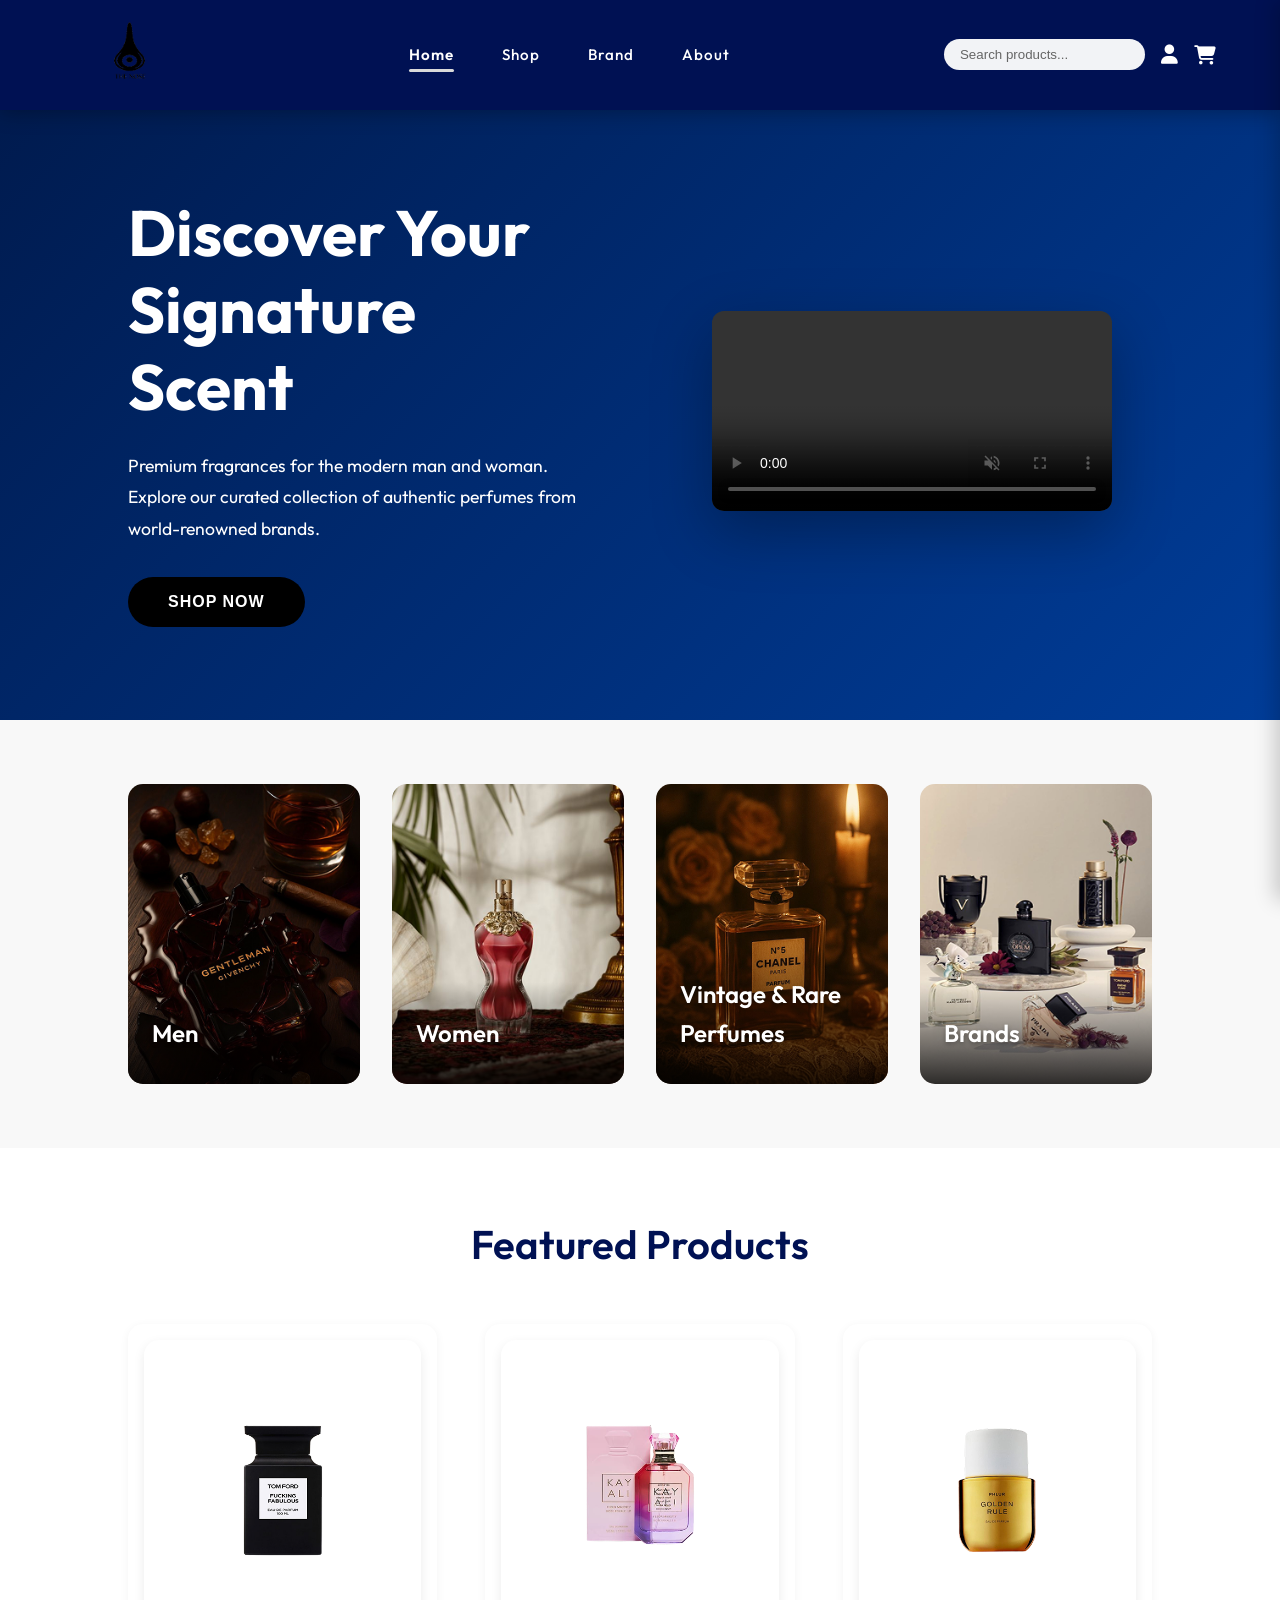
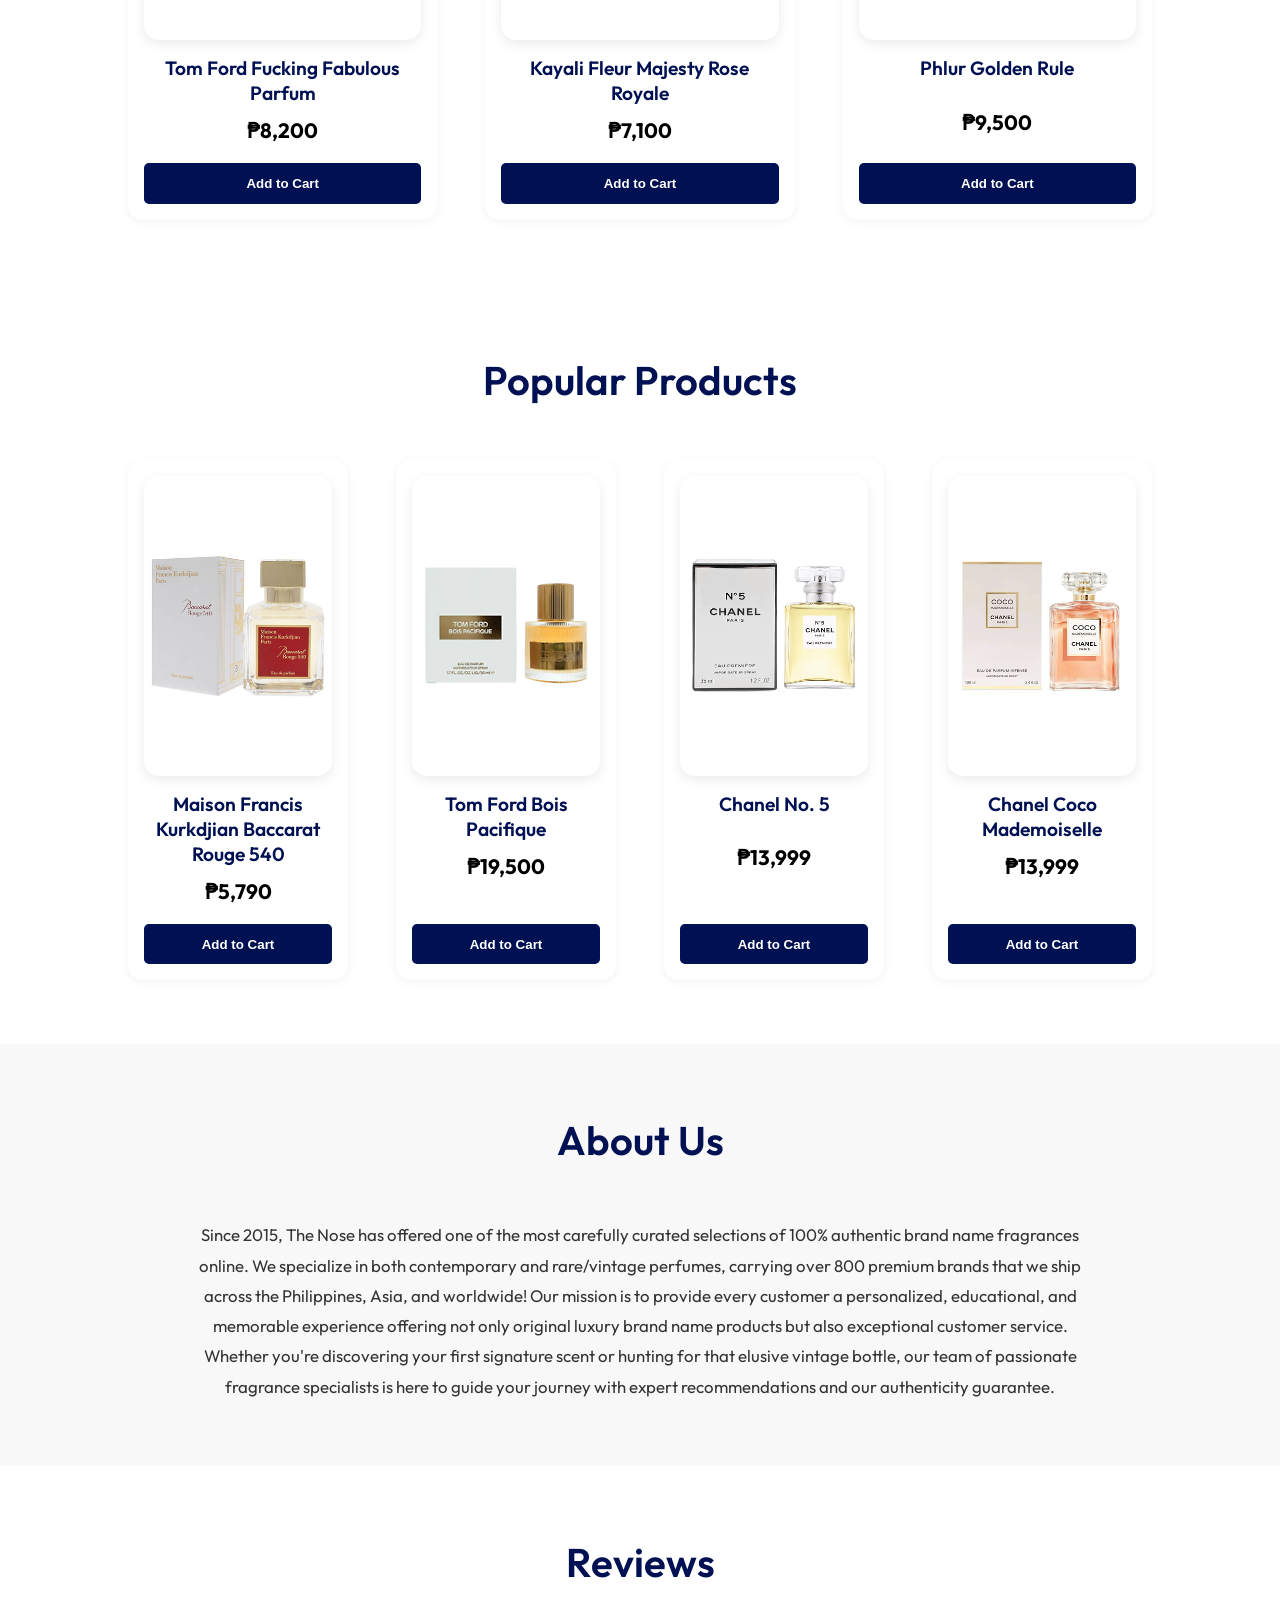
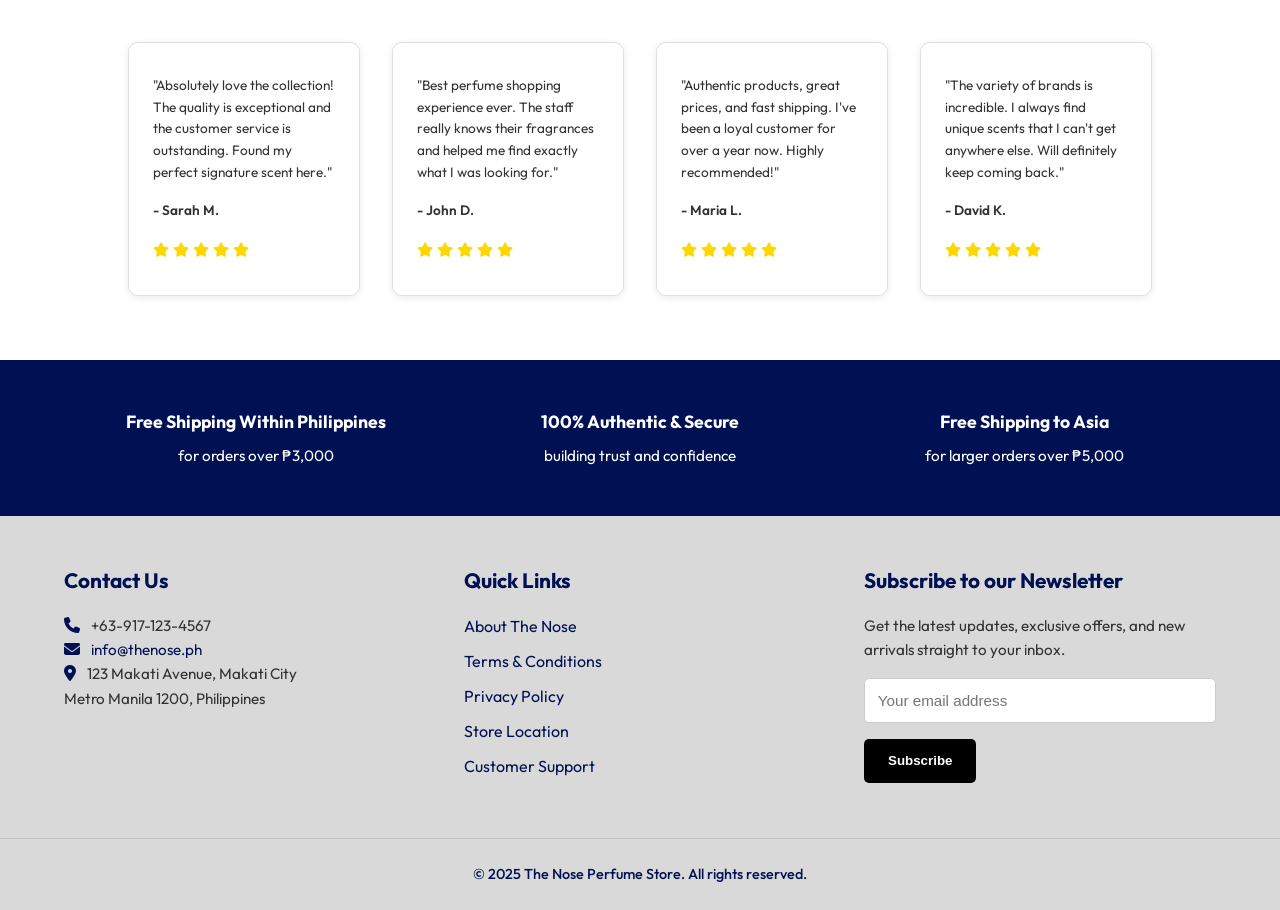
<file: Index.html>
<!DOCTYPE html>
<html lang="en">
<head>
    <meta charset="UTF-8">
    <meta name="viewport" content="width=device-width, initial-scale=1.0">
    <title>Luxury Perfumes - Discover Your Signature Scent</title>
    <link rel="stylesheet" href="https://cdnjs.cloudflare.com/ajax/libs/font-awesome/6.5.1/css/all.min.css">
    <link rel="stylesheet" href="styles.css">
</head>
<body>
    <!-- Navigation -->
    <nav>
        <div class="nav-container">
            <!-- Logo -->
            <div class="logo">
                <a href="index.html">
                    <img src="image/Logo.png" alt="The Nose - Premium Perfume Store Logo" class="logo-image" style="height: 70px;">
                </a>
            </div>
            
            <!-- Nav Links -->
            <ul class="nav-links">
                <li><a href="index.html" class="active" data-page="home">Home</a></li>  
                <li><a href="Shop.html" data-page="shop">Shop</a></li>
                <li><a href="Brand.html" data-page="brand">Brand</a></li>
                <li><a href="#about">About</a></li>
            </ul>

            <!-- Search and Icons -->
            <div class="nav-right">
                <div class="search-container">
                    <input type="text" placeholder="Search products..." class="search-input" aria-label="Search products">
                </div>
                <div class="icons">
                    <a href="Register.html" title="Login / Register" aria-label="Login or Register account">
                        <i class="fas fa-user" aria-hidden="true"></i>
                    </a>
                    <div class="cart-icon" role="button" tabindex="0" aria-label="Shopping cart with 0 items" aria-expanded="false">
                        <i class="fas fa-shopping-cart" aria-hidden="true"></i>
                        <span id="cartBadge" aria-live="polite">0</span>
                    </div>
                </div>
            </div>

            <!-- Mobile Menu Toggle (Hamburger) -->
            <button class="mobile-menu-toggle" aria-label="Toggle mobile menu" aria-expanded="false">
                <span></span>
                <span></span>
                <span></span>
            </button>
        </div>
    </nav>

    <!-- Hero Section -->
    <section class="hero" id="home">
        <div class="hero-content">
            <h1>Discover Your<br>Signature<br>Scent</h1>
            <p>Premium fragrances for the modern man and woman. Explore our curated collection of authentic perfumes from world-renowned brands.</p>
            <button class="btn" onclick="window.location.href='Shop.html'">SHOP NOW</button>
        </div>

        <div class="hero-video">
            <video autoplay muted loop playsinline controls>
                <source src="image/Hero_vid.mp4" type="video/mp4">
                Your browser does not support HTML5 video.
            </video>
        </div>
    </section>

    <!-- Category Grid -->
    <section class="category-grid">
        <div class="category-card" data-category="men" onclick="window.location.href='Shop.html?category=men'">
            <img src="image/Men.png" alt="Men's Fragrances collection" class="category-bg-image">
            <div class="category-overlay">
                <h3>Men</h3>
            </div>
        </div>
        <div class="category-card" data-category="women" onclick="window.location.href='Shop.html?category=women'">
            <img src="image/Women.png" alt="Women's Fragrances collection" class="category-bg-image">
            <div class="category-overlay">
                <h3>Women</h3>
            </div>
        </div>
        <div class="category-card" data-category="vintage" onclick="window.location.href='Shop.html?category=vintage'">
            <img src="image/Vintage.png" alt="Vintage and Rare Perfumes collection" class="category-bg-image">
            <div class="category-overlay">
                <h3>Vintage & Rare Perfumes</h3>
            </div>
        </div>
        <div class="category-card" data-category="brands" onclick="window.location.href='Shop.html?category=brands'">
            <img src="image/brands.png" alt="All Brand Fragrances collection" class="category-bg-image">
            <div class="category-overlay">
                <h3>Brands</h3>
            </div>
        </div>
    </section>

    <!-- Featured Products -->
    <section class="products-section">
        <h2>Featured Products</h2>
        <div class="products-grid">
            <!-- Product 1 -->
            <div class="product-card">
                <div class="product-image">
                    <img src="image/Tom Ford Fucking Fabulous Parfum.png" alt="Tom Ford Fucking Fabulous Parfum luxury fragrance" class="product-img" loading="lazy">
                </div>
                <div class="product-info">
                    <h4>Tom Ford Fucking Fabulous Parfum</h4>
                    <p class="price" data-price="8200">₱8,200</p>
                    <button class="add-to-cart-btn" aria-label="Add Tom Ford Fucking Fabulous Parfum to cart">Add to Cart</button>
                </div>
            </div>
            <!-- Product 2 -->
            <div class="product-card">
                <div class="product-image">
                    <img src="image/Kayali Fleur Majesty Rose Royale.png" alt="Kayali Fleur Majesty Rose Royale fragrance" class="product-img" loading="lazy">
                </div>
                <div class="product-info">
                    <h4>Kayali Fleur Majesty Rose Royale</h4>
                    <p class="price" data-price="7100">₱7,100</p>
                    <button class="add-to-cart-btn" aria-label="Add Kayali Fleur Majesty Rose Royale to cart">Add to Cart</button>
                </div>
            </div>
            <!-- Product 3 -->
            <div class="product-card">
                <div class="product-image">
                    <img src="image/Phlur Golden Rule.png" alt="Phlur Golden Rule premium fragrance" class="product-img" loading="lazy">
                </div>
                <div class="product-info">
                    <h4>Phlur Golden Rule</h4>
                    <p class="price" data-price="9500">₱9,500</p>
                    <button class="add-to-cart-btn" aria-label="Add Phlur Golden Rule to cart">Add to Cart</button>
                </div>
            </div>
        </div>
    </section>

    <!-- Popular Products -->
    <section class="products-section">
        <h2>Popular Products</h2>
        <div class="products-grid four-col">
            <!-- Product 1 -->
            <div class="product-card">
                <div class="product-image">
                    <img src="image/Maison Francis Kurkdjian Baccarat Rouge 540.png" alt="Maison Francis Kurkdjian Baccarat Rouge 540 luxury fragrance" class="product-img" loading="lazy">
                </div>
                <div class="product-info">
                    <h4>Maison Francis Kurkdjian Baccarat Rouge 540</h4>
                    <p class="price" data-price="5790">₱5,790</p>
                    <button class="add-to-cart-btn" aria-label="Add Maison Francis Kurkdjian Baccarat Rouge 540 to cart">Add to Cart</button>
                </div>
            </div>
            <!-- Product 2 -->
            <div class="product-card">
                <div class="product-image">
                    <img src="image/Tom Ford Bois Pacifique.png" alt="Tom Ford Bois Pacifique exclusive fragrance" class="product-img" loading="lazy">
                </div>
                <div class="product-info">
                    <h4>Tom Ford Bois Pacifique</h4>
                    <p class="price" data-price="19500">₱19,500</p>
                    <button class="add-to-cart-btn" aria-label="Add Tom Ford Bois Pacifique to cart">Add to Cart</button>
                </div>
            </div>
            <!-- Product 3 -->
            <div class="product-card">
                <div class="product-image">
                    <img src="image/Chanel No. 5.png" alt="Chanel No. 5 iconic fragrance" class="product-img" loading="lazy">
                </div>
                <div class="product-info">
                    <h4>Chanel No. 5</h4>
                    <p class="price" data-price="13999">₱13,999</p>
                    <button class="add-to-cart-btn" aria-label="Add Chanel No. 5 to cart">Add to Cart</button>
                </div>
            </div>
            <!-- Product 4 -->
            <div class="product-card">
                <div class="product-image">
                    <img src="image/Chanel Coco Mademoiselle.png" alt="Chanel Coco Mademoiselle luxury fragrance" class="product-img" loading="lazy">
                </div>
                <div class="product-info">
                    <h4>Chanel Coco Mademoiselle</h4>
                    <p class="price" data-price="13999">₱13,999</p>
                    <button class="add-to-cart-btn" aria-label="Add Chanel Coco Mademoiselle to cart">Add to Cart</button>
                </div>
            </div>
        </div>
    </section>

    <!-- About Section -->
    <section class="about-section" id="about">
        <h2>About Us</h2>
        <div class="about-content">
            <p>Since 2015, The Nose has offered one of the most carefully curated selections of 100% authentic brand name fragrances online. We specialize in both contemporary and rare/vintage perfumes, carrying over 800 premium brands that we ship across the Philippines, Asia, and worldwide! Our mission is to provide every customer a personalized, educational, and memorable experience offering not only original luxury brand name products but also exceptional customer service. Whether you're discovering your first signature scent or hunting for that elusive vintage bottle, our team of passionate fragrance specialists is here to guide your journey with expert recommendations and our authenticity guarantee.</p>
        </div>
    </section>

    <!-- Reviews Section -->
    <section class="reviews-section">
        <h2>Reviews</h2>
        <div class="reviews-grid">
            <div class="review-card">
                <p>"Absolutely love the collection! The quality is exceptional and the customer service is outstanding. Found my perfect signature scent here."</p>
                <p class="reviewer">- Sarah M.</p>
                <div class="stars" aria-label="5 stars out of 5">
                    <i class="fas fa-star" aria-hidden="true"></i>
                    <i class="fas fa-star" aria-hidden="true"></i>
                    <i class="fas fa-star" aria-hidden="true"></i>
                    <i class="fas fa-star" aria-hidden="true"></i>
                    <i class="fas fa-star" aria-hidden="true"></i>
                </div>
            </div>
            <div class="review-card">
                <p>"Best perfume shopping experience ever. The staff really knows their fragrances and helped me find exactly what I was looking for."</p>
                <p class="reviewer">- John D.</p>
                <div class="stars" aria-label="5 stars out of 5">
                    <i class="fas fa-star" aria-hidden="true"></i>
                    <i class="fas fa-star" aria-hidden="true"></i>
                    <i class="fas fa-star" aria-hidden="true"></i>
                    <i class="fas fa-star" aria-hidden="true"></i>
                    <i class="fas fa-star" aria-hidden="true"></i>
                </div>
            </div>
            <div class="review-card">
                <p>"Authentic products, great prices, and fast shipping. I've been a loyal customer for over a year now. Highly recommended!"</p>
                <p class="reviewer">- Maria L.</p>
                <div class="stars" aria-label="5 stars out of 5">
                    <i class="fas fa-star" aria-hidden="true"></i>
                    <i class="fas fa-star" aria-hidden="true"></i>
                    <i class="fas fa-star" aria-hidden="true"></i>
                    <i class="fas fa-star" aria-hidden="true"></i>
                    <i class="fas fa-star" aria-hidden="true"></i>
                </div>
            </div>
            <div class="review-card">
                <p>"The variety of brands is incredible. I always find unique scents that I can't get anywhere else. Will definitely keep coming back."</p>
                <p class="reviewer">- David K.</p>
                <div class="stars" aria-label="5 stars out of 5">
                    <i class="fas fa-star" aria-hidden="true"></i>
                    <i class="fas fa-star" aria-hidden="true"></i>
                    <i class="fas fa-star" aria-hidden="true"></i>
                    <i class="fas fa-star" aria-hidden="true"></i>
                    <i class="fas fa-star" aria-hidden="true"></i>
                </div>
            </div>
        </div>
    </section>

    <!-- Cart Sidebar -->
    <div id="cartOverlay" role="presentation"></div>
    <div id="cartSidebar" role="dialog" aria-labelledby="cartTitle" aria-modal="true" hidden>
        <div class="cart-header">
            <h2 id="cartTitle">Shopping Cart</h2>
            <button class="close-cart" aria-label="Close shopping cart"><i class="fas fa-times" aria-hidden="true"></i></button>
        </div>
        
        <div id="cartItems"></div>

        <div class="cart-footer">
            <div class="cart-total-section">
                <label for="cartTotal">Total:</label>
                <span id="cartTotal">₱0.00</span>
            </div>
            <button class="checkout-btn">Proceed to Checkout</button>
        </div>
    </div>

    <!-- Footer -->
    <footer>
        <!-- Footer Top Bar -->
        <div class="footer-top">
            <div>
                <h4>Free Shipping Within Philippines</h4>
                <p>for orders over ₱3,000</p>
            </div>
            <div>
                <h4>100% Authentic & Secure</h4>
                <p>building trust and confidence</p>
            </div>
            <div>
                <h4>Free Shipping to Asia</h4>
                <p>for larger orders over ₱5,000</p>
            </div>
        </div>

        <!-- Main Footer -->
        <div class="footer-main">
            <div class="footer-col contact-info">
                <h3>Contact Us</h3>
                <p><i class="fas fa-phone" aria-hidden="true"></i> +63-917-123-4567</p>
                <p><i class="fas fa-envelope" aria-hidden="true"></i> <a href="mailto:info@thenose.ph">info@thenose.ph</a></p>
                <p><i class="fas fa-map-marker-alt" aria-hidden="true"></i> 123 Makati Avenue, Makati City<br>Metro Manila 1200, Philippines</p>
            </div>

            <div class="footer-col quick-links">
                <h3>Quick Links</h3>
                <ul>
                    <li><a href="#about">About The Nose</a></li>
                    <li><a href="#">Terms & Conditions</a></li>
                    <li><a href="#">Privacy Policy</a></li>
                    <li><a href="#">Store Location</a></li>
                    <li><a href="#">Customer Support</a></li>
                </ul>
            </div>

            <div class="footer-col newsletter">
                <h3>Subscribe to our Newsletter</h3>
                <p>Get the latest updates, exclusive offers, and new arrivals straight to your inbox.</p>
                <form id="newsletterForm">
                    <input type="email" placeholder="Your email address" required aria-label="Email address for newsletter">
                    <button type="submit">Subscribe</button>
                </form>
            </div>
        </div>

        <!-- Footer Bottom -->
        <div class="footer-bottom">
            <p>&copy; 2025 The Nose Perfume Store. All rights reserved.</p>
        </div>
    </footer>

    <!-- Scripts - Load only once at the end -->
    <script src="main.js"></script>
    <script src="cart.js"></script>
    <script src="search.js"></script>
</body>

</html>
</file>
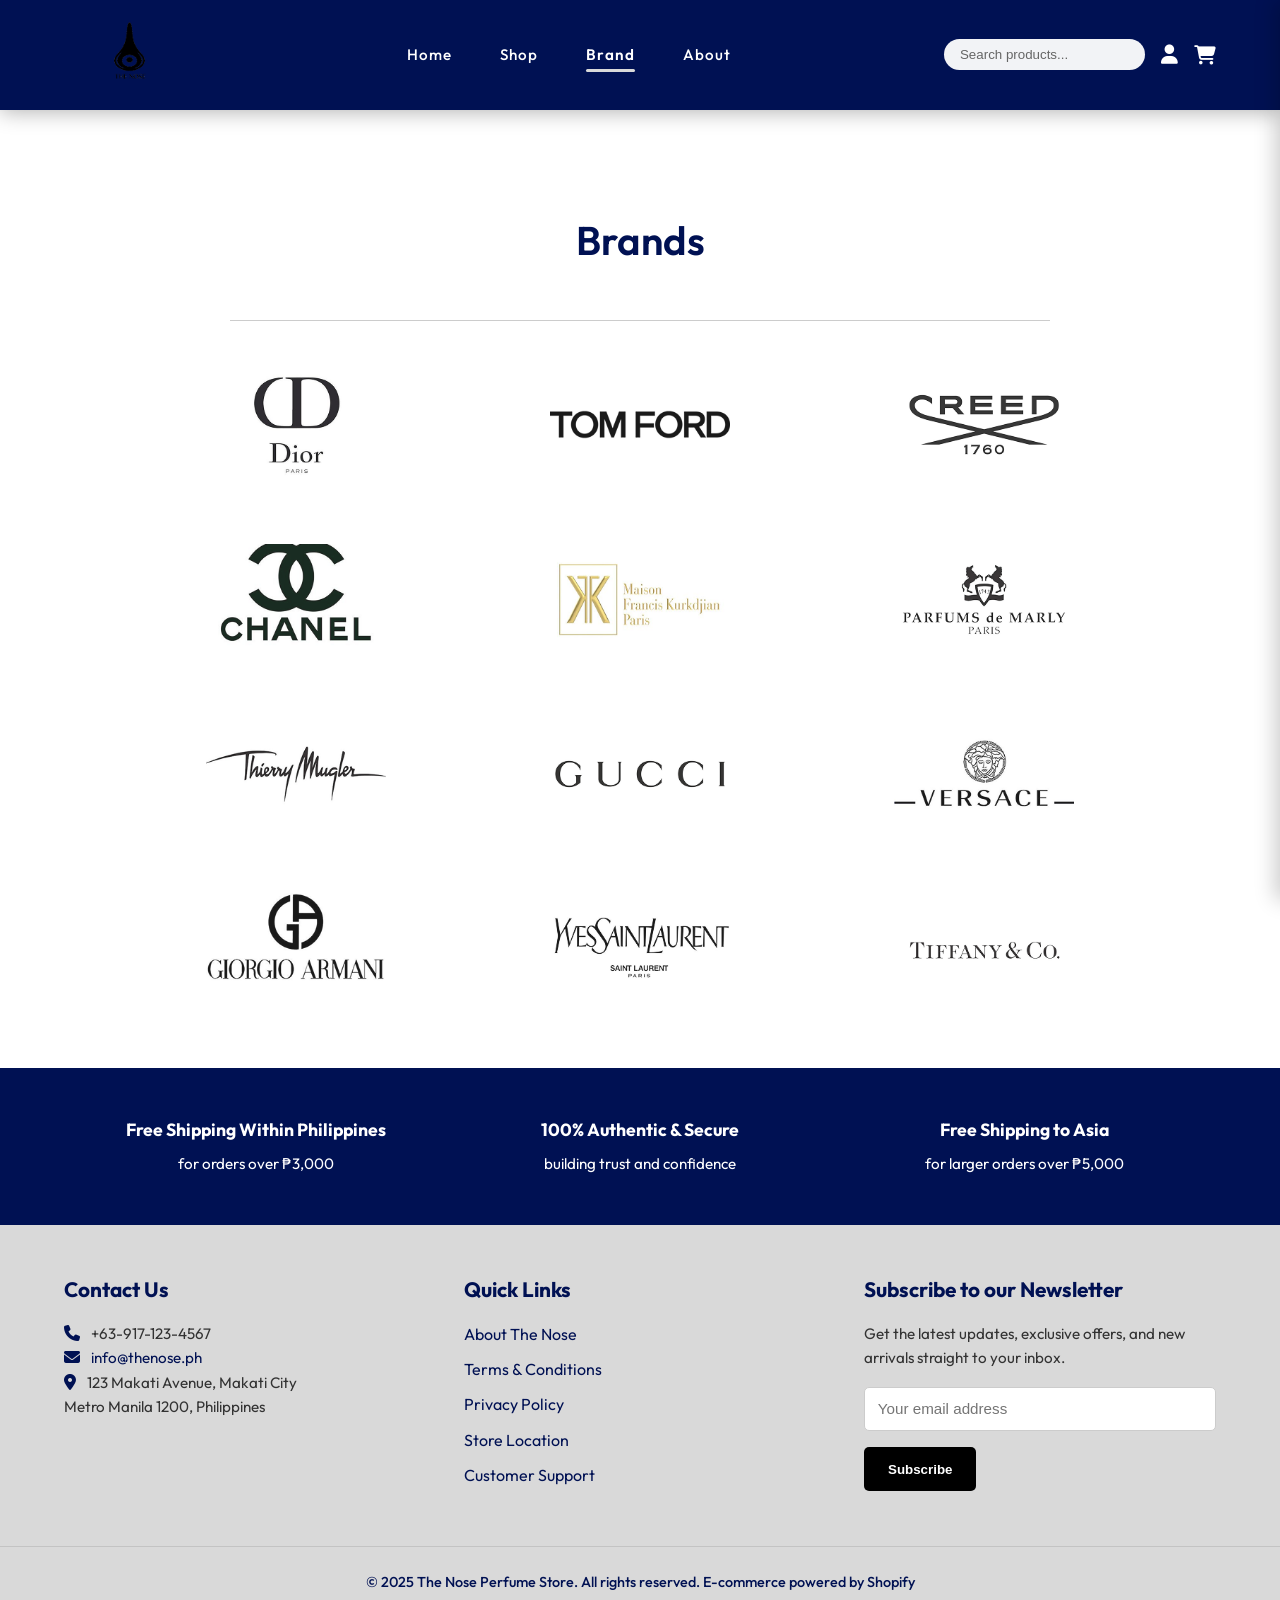
<file: Brand.html>
<!DOCTYPE html>
<html lang="en">
<head>
  <meta charset="UTF-8" />
  <meta name="viewport" content="width=device-width, initial-scale=1.0" />
  <title>The Nose - Brands</title>
  <link rel="stylesheet" href="https://cdnjs.cloudflare.com/ajax/libs/font-awesome/6.5.1/css/all.min.css">
  <link rel="stylesheet" href="styles.css">
  <script src="main.js"></script>
  <script src="cart.js"></script>
  <script src="search.js"></script>
</head>

<body>
  <!-- Navigation -->
  <nav>
    <div class="nav-container">
      <div class="logo">
        <a href="index.html">
          <img src="image/Logo.png" alt="The Nose" class="logo-image" style="height: 70px;" />
        </a>
      </div>

      <ul class="nav-links">
        <li><a href="index.html">Home</a></li>
        <li><a href="Shop.html">Shop</a></li>
        <li><a href="Brand.html" class="active">Brand</a></li>
        <li><a href="#about">About</a></li>
      </ul>

        <!-- Search and Icons -->
        <div class="nav-right">
            <div class="search-container">
                <input type="text" placeholder="Search products..." class="search-input">
            </div>
            <div class="icons">
                <a href="Register.html" title="Login / Register">
                    <i class="fas fa-user"></i>
                </a>
                <div class="cart-icon">
                    <i class="fas fa-shopping-cart"></i>
                    <span id="cartBadge">0</span>
                </div>
            </div>
        </div>

        <!-- Mobile Menu Toggle (Hamburger) -->
        <button class="mobile-menu-toggle" aria-label="Toggle mobile menu">
            <span></span>
            <span></span>
            <span></span>
        </button>
    </div>
</nav>

  <!-- Brands Section -->
  <section class="brand-section">
    
    <h2>Brands</h2>
    <hr />

    <div class="brand-grid">
      <!-- Row 1 -->
      <img src="image/Dior.png" alt="Dior" />
      <img src="image/TomFord.png" alt="Tom Ford" />
      <img src="image/Creed.png" alt="Creed" />

      <!-- Row 2 -->
      <img src="image/Chanel.png" alt="Chanel" />
      <img src="image/MaisonFrancisKurkdjian.png" alt="Maison Francis Kurkdjian" />
      <img src="image/ParfumsDeMarly.png" alt="Parfums de Marly" />

      <!-- Row 3 -->
      <img src="image/ThierryMugler.png" alt="Thierry Mugler" />
      <img src="image/Gucci.png" alt="Gucci" />
      <img src="image/Versace.png" alt="Versace" />

      <!-- Row 4 -->
      <img src="image/GiorgioArmani.png" alt="Giorgio Armani" />
      <img src="image/YSL.png" alt="Yves Saint Laurent" />
      <img src="image/Tiffany.png" alt="Tiffany & Co." />
    </div>
  </section>
        <!-- Cart Sidebar -->
      <div id="cartOverlay"></div>
      <div id="cartSidebar">
          <div class="cart-header">
              <h2>Shopping Cart</h2>
              <button class="close-cart"><i class="fas fa-times"></i></button>
          </div>
          <div id="cartItems"></div>
          <div class="cart-footer">
              <div class="cart-total-section">
                  <label>Total:</label>
                  <span id="cartTotal">₱0.00</span>
              </div>
              <button class="checkout-btn">Proceed to Checkout</button>
          </div>
      </div>
  <!-- Footer -->
  <footer>
    <div class="footer-top">
      <div>
        <h4>Free Shipping Within Philippines</h4>
        <p>for orders over ₱3,000</p>
      </div>
      <div>
        <h4>100% Authentic & Secure</h4>
        <p>building trust and confidence</p>
      </div>
      <div>
        <h4>Free Shipping to Asia</h4>
        <p>for larger orders over ₱5,000</p>
      </div>
    </div>

        <!-- Main Footer -->
        <div class="footer-main">
            <div class="footer-col contact-info">
                <h3>Contact Us</h3>
                <p><i class="fas fa-phone"></i> +63-917-123-4567</p>
                <p><i class="fas fa-envelope"></i> <a href="mailto:info@thenose.ph">info@thenose.ph</a></p>
                <p><i class="fas fa-map-marker-alt"></i> 123 Makati Avenue, Makati City<br>Metro Manila 1200, Philippines</p>
            </div>

            <div class="footer-col quick-links">
                <h3>Quick Links</h3>
                <ul>
                    <li><a href="#about">About The Nose</a></li>
                    <li><a href="#">Terms & Conditions</a></li>
                    <li><a href="#">Privacy Policy</a></li>
                    <li><a href="#">Store Location</a></li>
                    <li><a href="#">Customer Support</a></li>
                </ul>
            </div>

            <div class="footer-col newsletter">
                <h3>Subscribe to our Newsletter</h3>
                <p>Get the latest updates, exclusive offers, and new arrivals straight to your inbox.</p>
                <form>
                    <input type="email" placeholder="Your email address" required>
                    <button type="submit">Subscribe</button>
                </form>
            </div>
        </div>

        <!-- Footer Bottom -->
        <div class="footer-bottom">
            <p>© 2025 The Nose Perfume Store. All rights reserved. E-commerce powered by Shopify</p>
        </div>
    </footer>
  <script src="search.js"></script>
  <script src="cart.js"></script>
  <script src="main.js"></script>
  
</body>
</html>
</file>
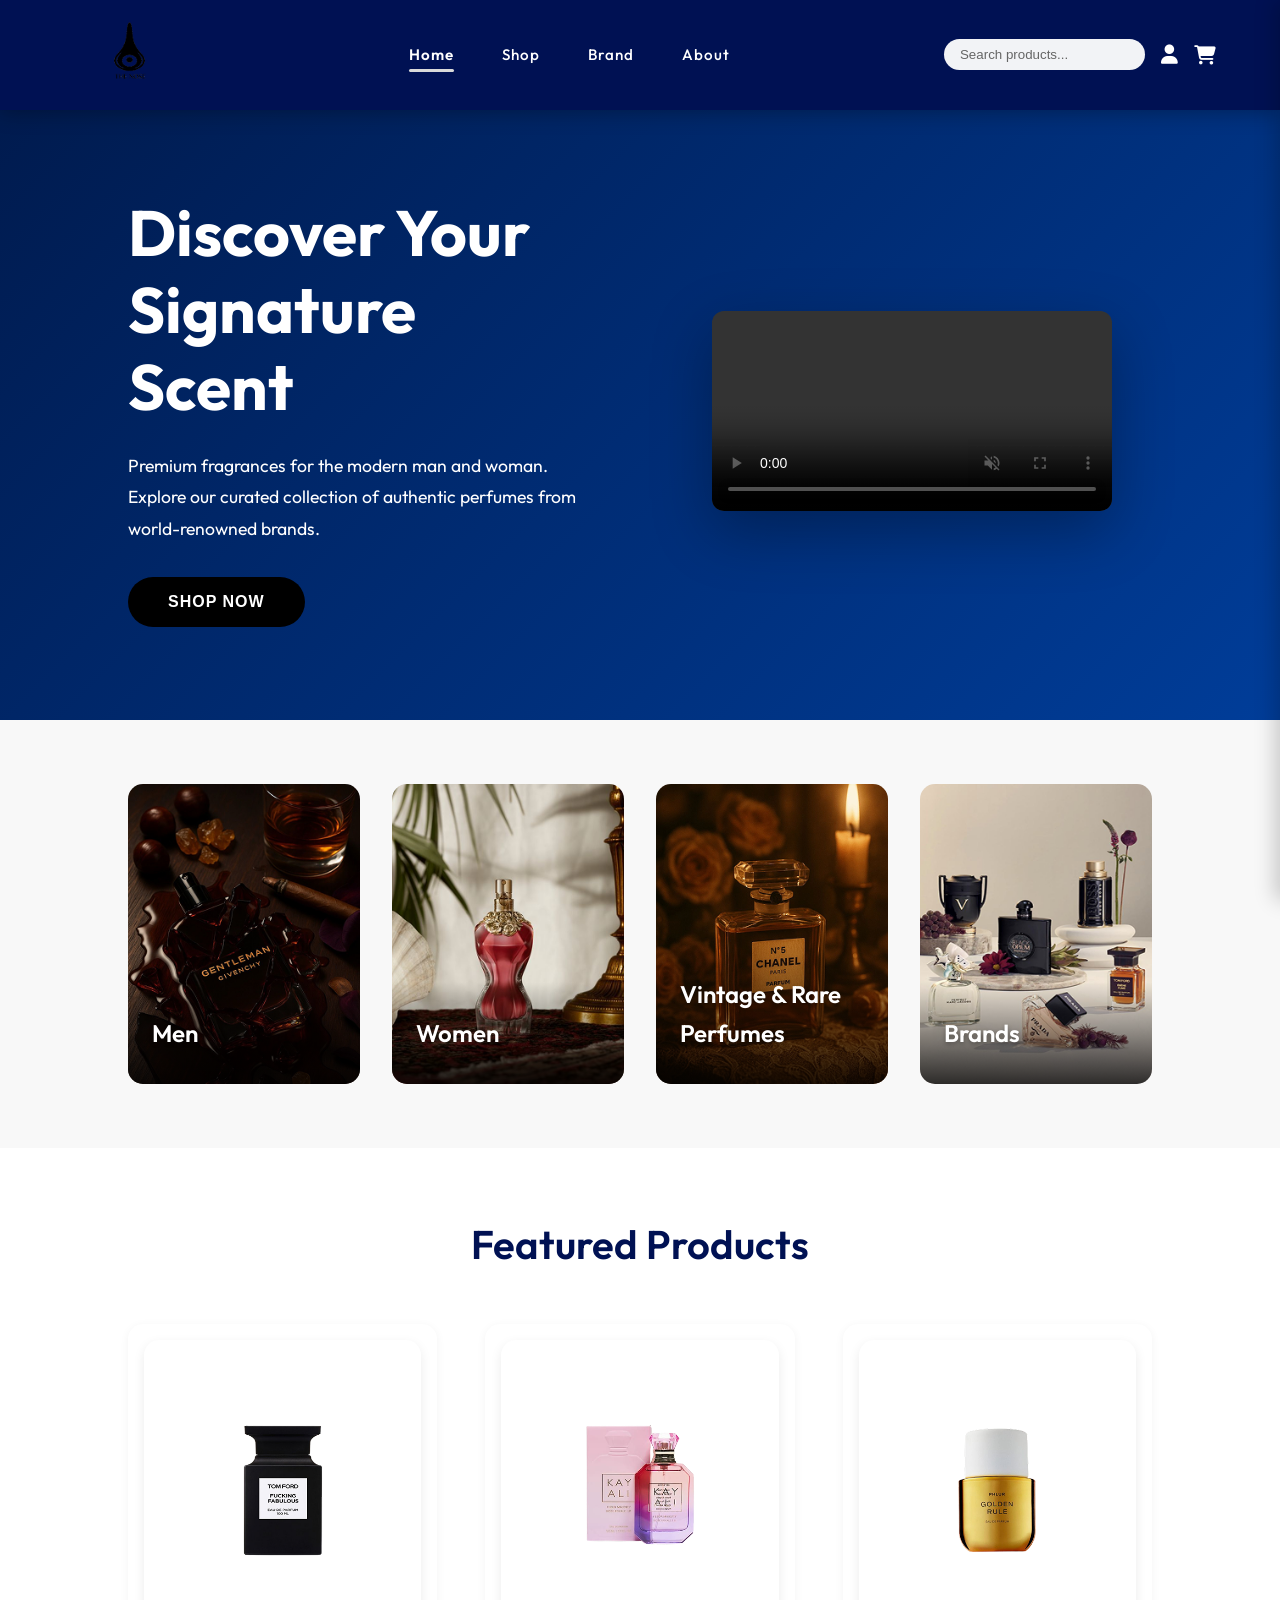
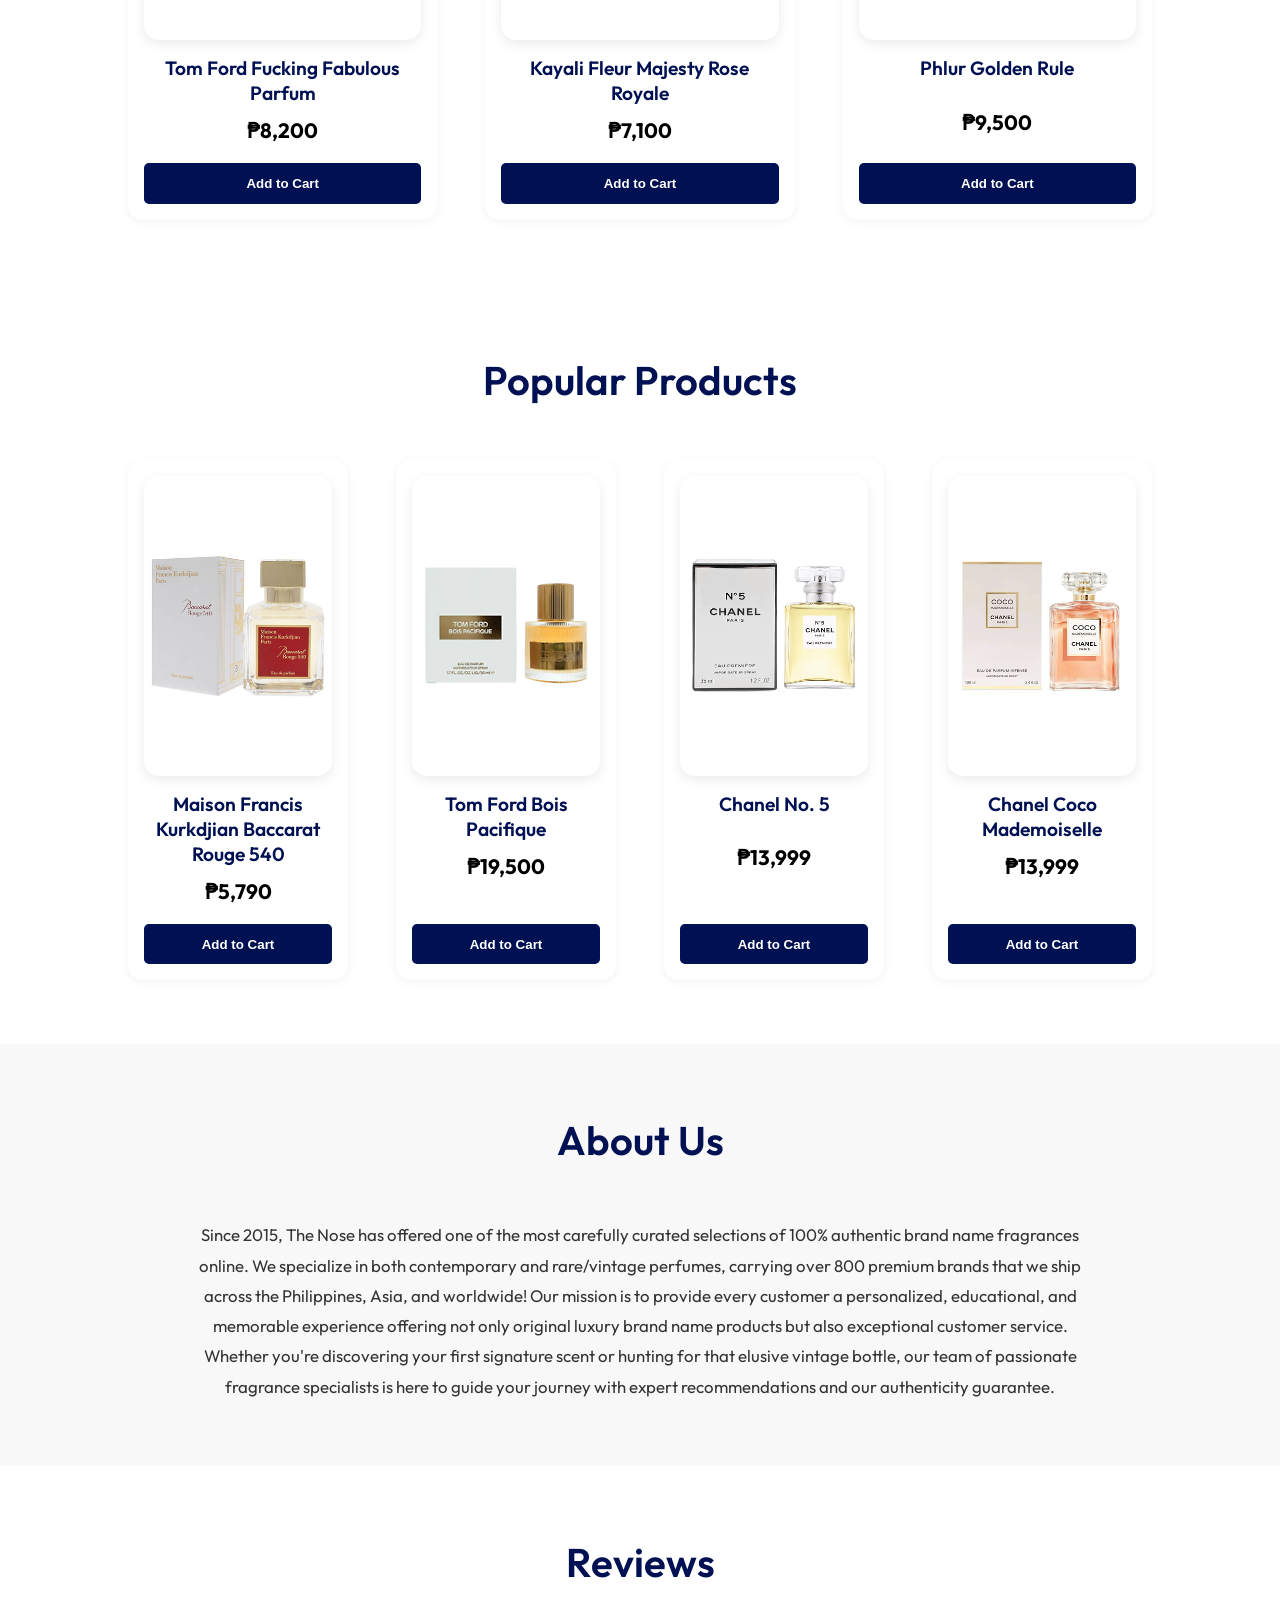
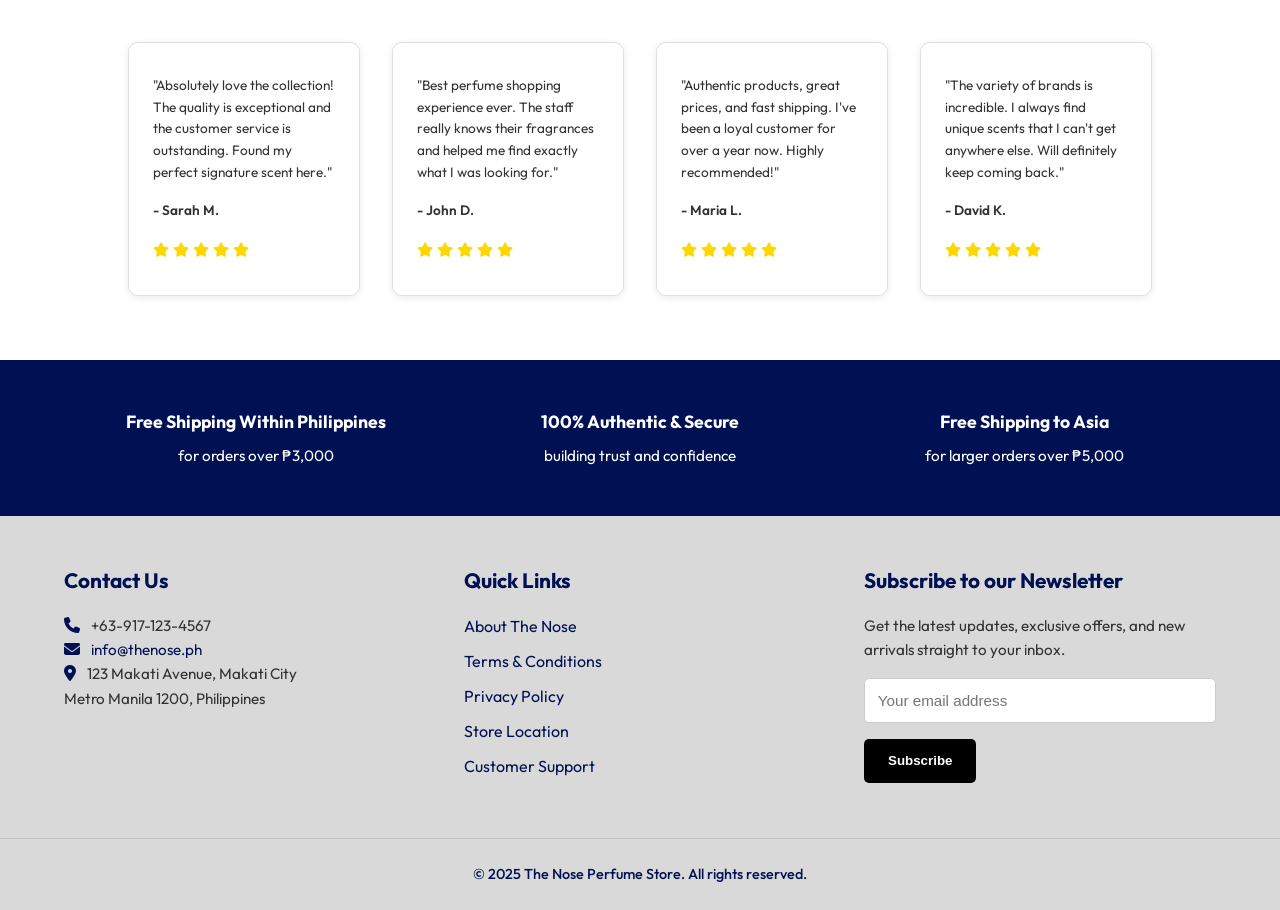
<file: Home.html>
<!DOCTYPE html>
<html lang="en">
<head>
    <meta charset="UTF-8">
    <meta name="viewport" content="width=device-width, initial-scale=1.0">
    <title>Luxury Perfumes - Discover Your Signature Scent</title>
    <link rel="stylesheet" href="https://cdnjs.cloudflare.com/ajax/libs/font-awesome/6.5.1/css/all.min.css">
    <link rel="stylesheet" href="styles.css">
</head>
<body>
    <!-- Navigation -->
    <nav>
        <div class="nav-container">
            <!-- Logo -->
            <div class="logo">
                <a href="Home.html">
                    <img src="image/Logo.png" alt="The Nose - Premium Perfume Store Logo" class="logo-image" style="height: 70px;">
                </a>
            </div>
            
            <!-- Nav Links -->
            <ul class="nav-links">
                <li><a href="Home.html" class="active" data-page="home">Home</a></li>  
                <li><a href="Shop.html" data-page="shop">Shop</a></li>
                <li><a href="Brand.html" data-page="brand">Brand</a></li>
                <li><a href="#about">About</a></li>
            </ul>

            <!-- Search and Icons -->
            <div class="nav-right">
                <div class="search-container">
                    <input type="text" placeholder="Search products..." class="search-input" aria-label="Search products">
                </div>
                <div class="icons">
                    <a href="Register.html" title="Login / Register" aria-label="Login or Register account">
                        <i class="fas fa-user" aria-hidden="true"></i>
                    </a>
                    <div class="cart-icon" role="button" tabindex="0" aria-label="Shopping cart with 0 items" aria-expanded="false">
                        <i class="fas fa-shopping-cart" aria-hidden="true"></i>
                        <span id="cartBadge" aria-live="polite">0</span>
                    </div>
                </div>
            </div>

            <!-- Mobile Menu Toggle (Hamburger) -->
            <button class="mobile-menu-toggle" aria-label="Toggle mobile menu" aria-expanded="false">
                <span></span>
                <span></span>
                <span></span>
            </button>
        </div>
    </nav>

    <!-- Hero Section -->
    <section class="hero" id="home">
        <div class="hero-content">
            <h1>Discover Your<br>Signature<br>Scent</h1>
            <p>Premium fragrances for the modern man and woman. Explore our curated collection of authentic perfumes from world-renowned brands.</p>
            <button class="btn" onclick="window.location.href='Shop.html'">SHOP NOW</button>
        </div>

        <div class="hero-video">
            <video autoplay muted loop playsinline controls>
                <source src="image/Hero_vid.mp4" type="video/mp4">
                Your browser does not support HTML5 video.
            </video>
        </div>
    </section>

    <!-- Category Grid -->
    <section class="category-grid">
        <div class="category-card" data-category="men" onclick="window.location.href='Shop.html?category=men'">
            <img src="image/Men.png" alt="Men's Fragrances collection" class="category-bg-image">
            <div class="category-overlay">
                <h3>Men</h3>
            </div>
        </div>
        <div class="category-card" data-category="women" onclick="window.location.href='Shop.html?category=women'">
            <img src="image/Women.png" alt="Women's Fragrances collection" class="category-bg-image">
            <div class="category-overlay">
                <h3>Women</h3>
            </div>
        </div>
        <div class="category-card" data-category="vintage" onclick="window.location.href='Shop.html?category=vintage'">
            <img src="image/Vintage.png" alt="Vintage and Rare Perfumes collection" class="category-bg-image">
            <div class="category-overlay">
                <h3>Vintage & Rare Perfumes</h3>
            </div>
        </div>
        <div class="category-card" data-category="brands" onclick="window.location.href='Shop.html?category=brands'">
            <img src="image/brands.png" alt="All Brand Fragrances collection" class="category-bg-image">
            <div class="category-overlay">
                <h3>Brands</h3>
            </div>
        </div>
    </section>

    <!-- Featured Products -->
    <section class="products-section">
        <h2>Featured Products</h2>
        <div class="products-grid">
            <!-- Product 1 -->
            <div class="product-card">
                <div class="product-image">
                    <img src="image/Tom Ford Fucking Fabulous Parfum.png" alt="Tom Ford Fucking Fabulous Parfum luxury fragrance" class="product-img" loading="lazy">
                </div>
                <div class="product-info">
                    <h4>Tom Ford Fucking Fabulous Parfum</h4>
                    <p class="price" data-price="8200">₱8,200</p>
                    <button class="add-to-cart-btn" aria-label="Add Tom Ford Fucking Fabulous Parfum to cart">Add to Cart</button>
                </div>
            </div>
            <!-- Product 2 -->
            <div class="product-card">
                <div class="product-image">
                    <img src="image/Kayali Fleur Majesty Rose Royale.png" alt="Kayali Fleur Majesty Rose Royale fragrance" class="product-img" loading="lazy">
                </div>
                <div class="product-info">
                    <h4>Kayali Fleur Majesty Rose Royale</h4>
                    <p class="price" data-price="7100">₱7,100</p>
                    <button class="add-to-cart-btn" aria-label="Add Kayali Fleur Majesty Rose Royale to cart">Add to Cart</button>
                </div>
            </div>
            <!-- Product 3 -->
            <div class="product-card">
                <div class="product-image">
                    <img src="image/Phlur Golden Rule.png" alt="Phlur Golden Rule premium fragrance" class="product-img" loading="lazy">
                </div>
                <div class="product-info">
                    <h4>Phlur Golden Rule</h4>
                    <p class="price" data-price="9500">₱9,500</p>
                    <button class="add-to-cart-btn" aria-label="Add Phlur Golden Rule to cart">Add to Cart</button>
                </div>
            </div>
        </div>
    </section>

    <!-- Popular Products -->
    <section class="products-section">
        <h2>Popular Products</h2>
        <div class="products-grid four-col">
            <!-- Product 1 -->
            <div class="product-card">
                <div class="product-image">
                    <img src="image/Maison Francis Kurkdjian Baccarat Rouge 540.png" alt="Maison Francis Kurkdjian Baccarat Rouge 540 luxury fragrance" class="product-img" loading="lazy">
                </div>
                <div class="product-info">
                    <h4>Maison Francis Kurkdjian Baccarat Rouge 540</h4>
                    <p class="price" data-price="5790">₱5,790</p>
                    <button class="add-to-cart-btn" aria-label="Add Maison Francis Kurkdjian Baccarat Rouge 540 to cart">Add to Cart</button>
                </div>
            </div>
            <!-- Product 2 -->
            <div class="product-card">
                <div class="product-image">
                    <img src="image/Tom Ford Bois Pacifique.png" alt="Tom Ford Bois Pacifique exclusive fragrance" class="product-img" loading="lazy">
                </div>
                <div class="product-info">
                    <h4>Tom Ford Bois Pacifique</h4>
                    <p class="price" data-price="19500">₱19,500</p>
                    <button class="add-to-cart-btn" aria-label="Add Tom Ford Bois Pacifique to cart">Add to Cart</button>
                </div>
            </div>
            <!-- Product 3 -->
            <div class="product-card">
                <div class="product-image">
                    <img src="image/Chanel No. 5.png" alt="Chanel No. 5 iconic fragrance" class="product-img" loading="lazy">
                </div>
                <div class="product-info">
                    <h4>Chanel No. 5</h4>
                    <p class="price" data-price="13999">₱13,999</p>
                    <button class="add-to-cart-btn" aria-label="Add Chanel No. 5 to cart">Add to Cart</button>
                </div>
            </div>
            <!-- Product 4 -->
            <div class="product-card">
                <div class="product-image">
                    <img src="image/Chanel Coco Mademoiselle.png" alt="Chanel Coco Mademoiselle luxury fragrance" class="product-img" loading="lazy">
                </div>
                <div class="product-info">
                    <h4>Chanel Coco Mademoiselle</h4>
                    <p class="price" data-price="13999">₱13,999</p>
                    <button class="add-to-cart-btn" aria-label="Add Chanel Coco Mademoiselle to cart">Add to Cart</button>
                </div>
            </div>
        </div>
    </section>

    <!-- About Section -->
    <section class="about-section" id="about">
        <h2>About Us</h2>
        <div class="about-content">
            <p>Since 2015, The Nose has offered one of the most carefully curated selections of 100% authentic brand name fragrances online. We specialize in both contemporary and rare/vintage perfumes, carrying over 800 premium brands that we ship across the Philippines, Asia, and worldwide! Our mission is to provide every customer a personalized, educational, and memorable experience offering not only original luxury brand name products but also exceptional customer service. Whether you're discovering your first signature scent or hunting for that elusive vintage bottle, our team of passionate fragrance specialists is here to guide your journey with expert recommendations and our authenticity guarantee.</p>
        </div>
    </section>

    <!-- Reviews Section -->
    <section class="reviews-section">
        <h2>Reviews</h2>
        <div class="reviews-grid">
            <div class="review-card">
                <p>"Absolutely love the collection! The quality is exceptional and the customer service is outstanding. Found my perfect signature scent here."</p>
                <p class="reviewer">- Sarah M.</p>
                <div class="stars" aria-label="5 stars out of 5">
                    <i class="fas fa-star" aria-hidden="true"></i>
                    <i class="fas fa-star" aria-hidden="true"></i>
                    <i class="fas fa-star" aria-hidden="true"></i>
                    <i class="fas fa-star" aria-hidden="true"></i>
                    <i class="fas fa-star" aria-hidden="true"></i>
                </div>
            </div>
            <div class="review-card">
                <p>"Best perfume shopping experience ever. The staff really knows their fragrances and helped me find exactly what I was looking for."</p>
                <p class="reviewer">- John D.</p>
                <div class="stars" aria-label="5 stars out of 5">
                    <i class="fas fa-star" aria-hidden="true"></i>
                    <i class="fas fa-star" aria-hidden="true"></i>
                    <i class="fas fa-star" aria-hidden="true"></i>
                    <i class="fas fa-star" aria-hidden="true"></i>
                    <i class="fas fa-star" aria-hidden="true"></i>
                </div>
            </div>
            <div class="review-card">
                <p>"Authentic products, great prices, and fast shipping. I've been a loyal customer for over a year now. Highly recommended!"</p>
                <p class="reviewer">- Maria L.</p>
                <div class="stars" aria-label="5 stars out of 5">
                    <i class="fas fa-star" aria-hidden="true"></i>
                    <i class="fas fa-star" aria-hidden="true"></i>
                    <i class="fas fa-star" aria-hidden="true"></i>
                    <i class="fas fa-star" aria-hidden="true"></i>
                    <i class="fas fa-star" aria-hidden="true"></i>
                </div>
            </div>
            <div class="review-card">
                <p>"The variety of brands is incredible. I always find unique scents that I can't get anywhere else. Will definitely keep coming back."</p>
                <p class="reviewer">- David K.</p>
                <div class="stars" aria-label="5 stars out of 5">
                    <i class="fas fa-star" aria-hidden="true"></i>
                    <i class="fas fa-star" aria-hidden="true"></i>
                    <i class="fas fa-star" aria-hidden="true"></i>
                    <i class="fas fa-star" aria-hidden="true"></i>
                    <i class="fas fa-star" aria-hidden="true"></i>
                </div>
            </div>
        </div>
    </section>

    <!-- Cart Sidebar -->
    <div id="cartOverlay" role="presentation"></div>
    <div id="cartSidebar" role="dialog" aria-labelledby="cartTitle" aria-modal="true" hidden>
        <div class="cart-header">
            <h2 id="cartTitle">Shopping Cart</h2>
            <button class="close-cart" aria-label="Close shopping cart"><i class="fas fa-times" aria-hidden="true"></i></button>
        </div>
        
        <div id="cartItems"></div>

        <div class="cart-footer">
            <div class="cart-total-section">
                <label for="cartTotal">Total:</label>
                <span id="cartTotal">₱0.00</span>
            </div>
            <button class="checkout-btn">Proceed to Checkout</button>
        </div>
    </div>

    <!-- Footer -->
    <footer>
        <!-- Footer Top Bar -->
        <div class="footer-top">
            <div>
                <h4>Free Shipping Within Philippines</h4>
                <p>for orders over ₱3,000</p>
            </div>
            <div>
                <h4>100% Authentic & Secure</h4>
                <p>building trust and confidence</p>
            </div>
            <div>
                <h4>Free Shipping to Asia</h4>
                <p>for larger orders over ₱5,000</p>
            </div>
        </div>

        <!-- Main Footer -->
        <div class="footer-main">
            <div class="footer-col contact-info">
                <h3>Contact Us</h3>
                <p><i class="fas fa-phone" aria-hidden="true"></i> +63-917-123-4567</p>
                <p><i class="fas fa-envelope" aria-hidden="true"></i> <a href="mailto:info@thenose.ph">info@thenose.ph</a></p>
                <p><i class="fas fa-map-marker-alt" aria-hidden="true"></i> 123 Makati Avenue, Makati City<br>Metro Manila 1200, Philippines</p>
            </div>

            <div class="footer-col quick-links">
                <h3>Quick Links</h3>
                <ul>
                    <li><a href="#about">About The Nose</a></li>
                    <li><a href="#">Terms & Conditions</a></li>
                    <li><a href="#">Privacy Policy</a></li>
                    <li><a href="#">Store Location</a></li>
                    <li><a href="#">Customer Support</a></li>
                </ul>
            </div>

            <div class="footer-col newsletter">
                <h3>Subscribe to our Newsletter</h3>
                <p>Get the latest updates, exclusive offers, and new arrivals straight to your inbox.</p>
                <form id="newsletterForm">
                    <input type="email" placeholder="Your email address" required aria-label="Email address for newsletter">
                    <button type="submit">Subscribe</button>
                </form>
            </div>
        </div>

        <!-- Footer Bottom -->
        <div class="footer-bottom">
            <p>&copy; 2025 The Nose Perfume Store. All rights reserved.</p>
        </div>
    </footer>

    <!-- Scripts - Load only once at the end -->
    <script src="main.js"></script>
    <script src="cart.js"></script>
    <script src="search.js"></script>
</body>
</html>
</file>
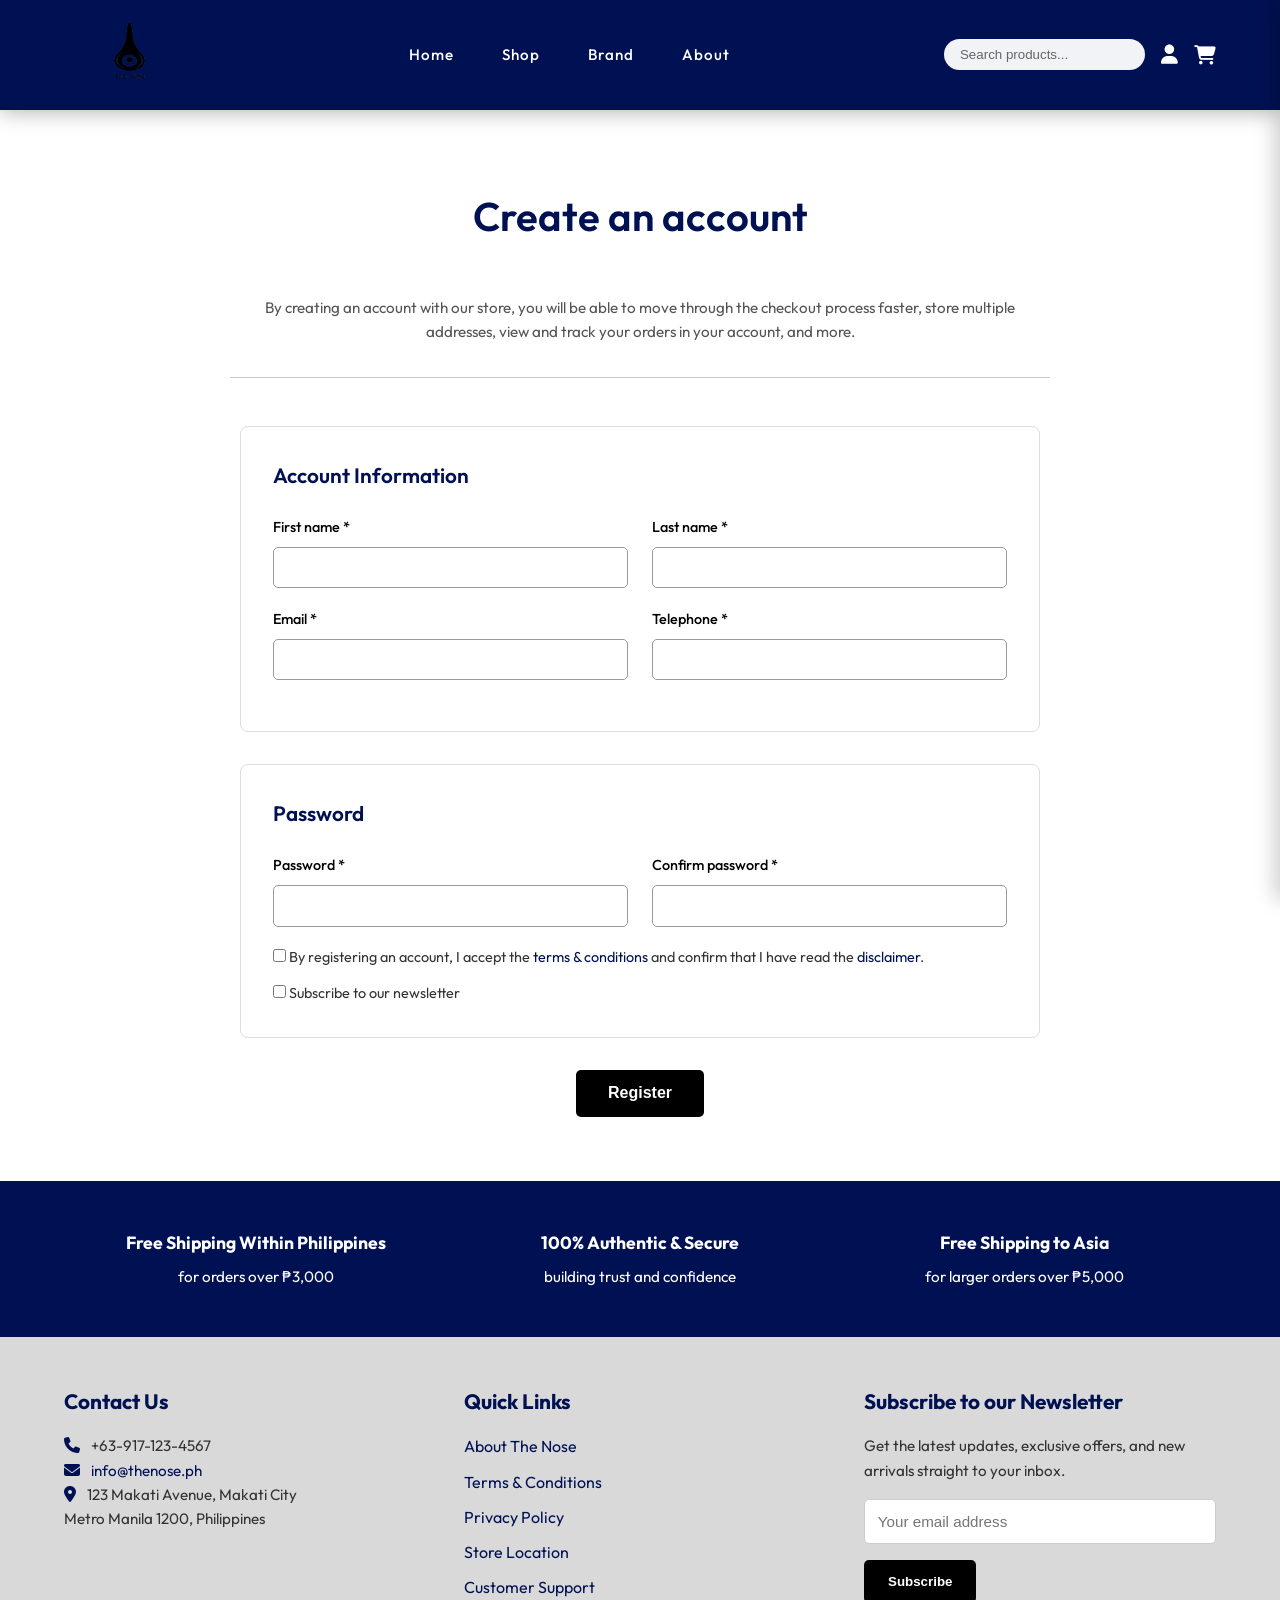
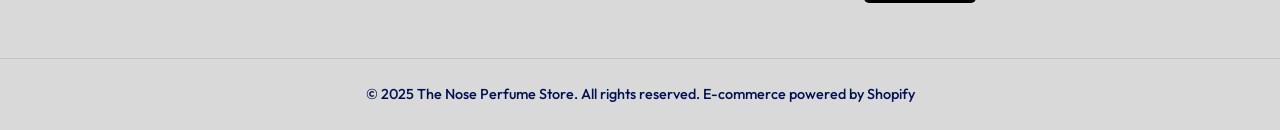
<file: Register.html>
<!DOCTYPE html>
<html lang="en">
<head>
  <meta charset="UTF-8" />
  <meta name="viewport" content="width=device-width, initial-scale=1.0" />
  <title>The Nose - Register</title>
  <link rel="stylesheet" href="https://cdnjs.cloudflare.com/ajax/libs/font-awesome/6.5.1/css/all.min.css">
    <link rel="stylesheet" href="styles.css">

</head>

<body>
  <!-- Navigation -->
  <nav>
    <div class="nav-container">
      <div class="logo">
        <a href="index.html">
          <img src="image/Logo.png" alt="The Nose" class="logo-image" style="height: 70px;" />
        </a>
      </div>

      <ul class="nav-links">
        <li><a href="index.html">Home</a></li>
        <li><a href="Shop.html">Shop</a></li>
        <li><a href="Brand.html">Brand</a></li>
        <li><a href="#about">About</a></li>
      </ul>

            <!-- Search and Icons -->
            <div class="nav-right">
                <div class="search-container">
                    <input type="text" placeholder="Search products..." class="search-input">
                </div>
                <div class="icons">
                    <a href="Register.html" title="Login / Register">
                        <i class="fas fa-user"></i>
                    </a>
                    <div class="cart-icon">
                        <i class="fas fa-shopping-cart"></i>
                        <span id="cartBadge">0</span>
                    </div>
                </div>
            </div>

            <!-- Mobile Menu Toggle (Hamburger) -->
            <button class="mobile-menu-toggle" aria-label="Toggle mobile menu">
                <span></span>
                <span></span>
                <span></span>
            </button>
        </div>
    </nav>

  <!-- Register Section -->
  <section class="register-section">
    <h2>Create an account</h2>
    <p class="register-subtext">
      By creating an account with our store, you will be able to move through the checkout process faster,
      store multiple addresses, view and track your orders in your account, and more.
    </p>
    <hr class="divider" />

    <form class="register-form">
      <!-- Account Information -->
      <div class="form-group">
        <h3>Account Information</h3>
        <div class="form-row">
          <div class="form-field">
            <label>First name *</label>
            <input type="text" required />
          </div>
          <div class="form-field">
            <label>Last name *</label>
            <input type="text" required />
          </div>
        </div>
        <div class="form-row">
          <div class="form-field">
            <label>Email *</label>
            <input type="email" required />
          </div>
          <div class="form-field">
            <label>Telephone *</label>
            <input type="tel" required />
          </div>
        </div>
      </div>

      <!-- Password -->
      <div class="form-group">
        <h3>Password</h3>
        <div class="form-row">
          <div class="form-field">
            <label>Password *</label>
            <input type="password" required />
          </div>
          <div class="form-field">
            <label>Confirm password *</label>
            <input type="password" required />
          </div>
        </div>

        <div class="checkboxes">
          <label><input type="checkbox" required /> By registering an account, I accept the
            <a href="#">terms & conditions</a> and confirm that I have read the <a href="#">disclaimer</a>.</label>
          <label><input type="checkbox" /> Subscribe to our newsletter</label>
        </div>
      </div>

      <button type="submit" class="btn-register">Register</button>
    </form>
  </section>
        <!-- Cart Sidebar -->
      <div id="cartOverlay"></div>
      <div id="cartSidebar">
          <div class="cart-header">
              <h2>Shopping Cart</h2>
              <button class="close-cart"><i class="fas fa-times"></i></button>
          </div>
          <div id="cartItems"></div>
          <div class="cart-footer">
              <div class="cart-total-section">
                  <label>Total:</label>
                  <span id="cartTotal">₱0.00</span>
              </div>
              <button class="checkout-btn">Proceed to Checkout</button>
          </div>
      </div>
<!-- Footer -->
<footer>
    <!-- Footer Top Bar -->
    <div class="footer-top">
        <div>
            <h4>Free Shipping Within Philippines</h4>
            <p>for orders over ₱3,000</p>
        </div>
        <div>
            <h4>100% Authentic & Secure</h4>
            <p>building trust and confidence</p>
        </div>
        <div>
            <h4>Free Shipping to Asia</h4>
            <p>for larger orders over ₱5,000</p>
        </div>
    </div>

        <!-- Main Footer -->
        <div class="footer-main">
            <div class="footer-col contact-info">
                <h3>Contact Us</h3>
                <p><i class="fas fa-phone"></i> +63-917-123-4567</p>
                <p><i class="fas fa-envelope"></i> <a href="mailto:info@thenose.ph">info@thenose.ph</a></p>
                <p><i class="fas fa-map-marker-alt"></i> 123 Makati Avenue, Makati City<br>Metro Manila 1200, Philippines</p>
            </div>

            <div class="footer-col quick-links">
                <h3>Quick Links</h3>
                <ul>
                    <li><a href="#about">About The Nose</a></li>
                    <li><a href="#">Terms & Conditions</a></li>
                    <li><a href="#">Privacy Policy</a></li>
                    <li><a href="#">Store Location</a></li>
                    <li><a href="#">Customer Support</a></li>
                </ul>
            </div>

            <div class="footer-col newsletter">
                <h3>Subscribe to our Newsletter</h3>
                <p>Get the latest updates, exclusive offers, and new arrivals straight to your inbox.</p>
                <form>
                    <input type="email" placeholder="Your email address" required>
                    <button type="submit">Subscribe</button>
                </form>
            </div>
        </div>

        <!-- Footer Bottom -->
        <div class="footer-bottom">
            <p>© 2025 The Nose Perfume Store. All rights reserved. E-commerce powered by Shopify</p>
        </div>
    </footer>
    <script src="main.js"></script>
    <script src="cart.js"></script>
    <script src="search.js"></script>
</body>
</html>
</file>
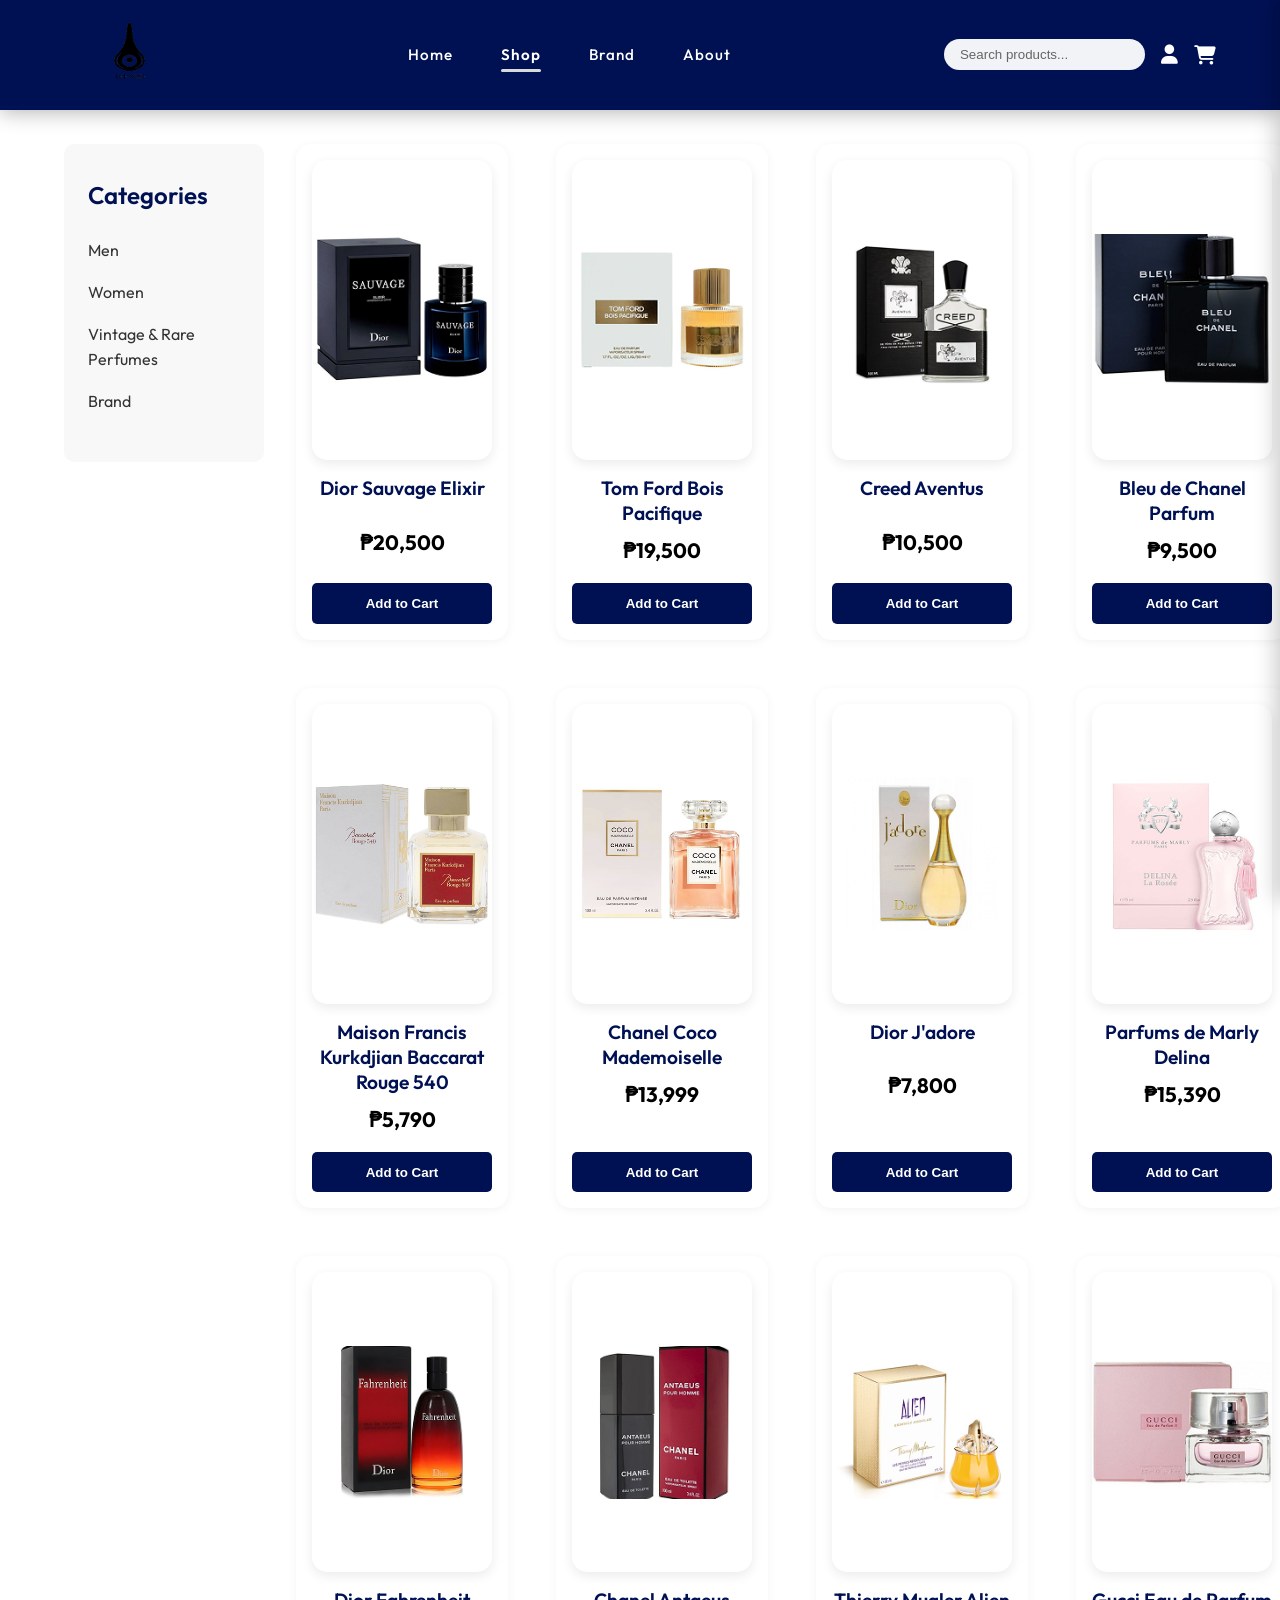
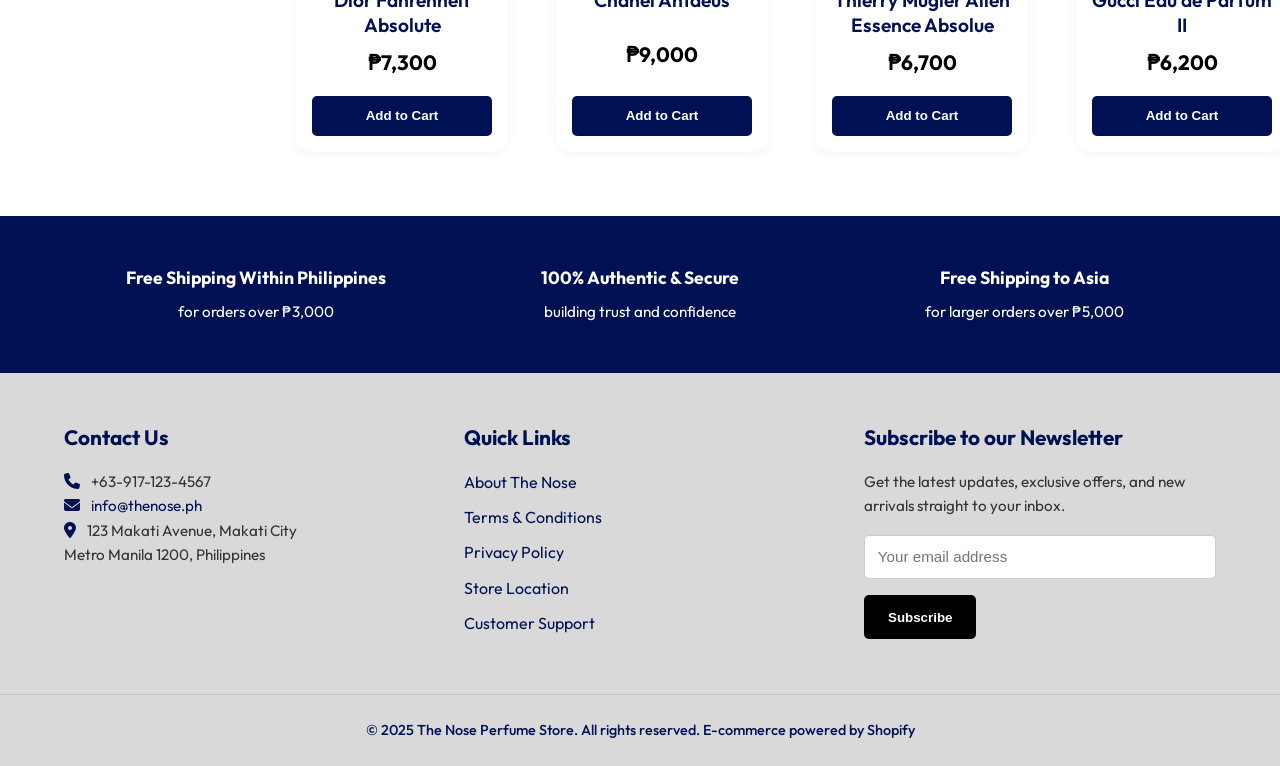
<file: Shop.html>
<!DOCTYPE html>
<html lang="en">
<head>
    <meta charset="UTF-8">
    <meta name="viewport" content="width=device-width, initial-scale=1.0">
    <title>The Nose - Shop</title>
    <link rel="stylesheet" href="https://cdnjs.cloudflare.com/ajax/libs/font-awesome/6.5.1/css/all.min.css">
    <link rel="stylesheet" href="styles.css">

</head>
<body>

    <!-- Navigation -->
    <nav>
        <div class="nav-container">
            <!-- Logo -->
            <div class="logo">
                <a href="index.html">
                    <img src="image/Logo.png" alt="The Nose" class="logo-image" style="height: 70px;">
                </a>
            </div>
            
            <!-- Nav Links -->
            <ul class="nav-links">
                <li><a href="index.html">Home</a></li>
                <li><a href="Shop.html" class="active">Shop</a></li>
                <li><a href="Brand.html">Brand</a></li>
                <li><a href="#about">About</a></li>
            </ul>
            
        <!-- Search and Icons -->
        <div class="nav-right">
            <div class="search-container">
                <input type="text" placeholder="Search products..." class="search-input">
            </div>
            <div class="icons">
                <a href="Register.html" title="Login / Register">
                    <i class="fas fa-user"></i>
                </a>
                <div class="cart-icon">
                    <i class="fas fa-shopping-cart"></i>
                    <span id="cartBadge">0</span>
                </div>
            </div>
        </div>

        <!-- Mobile Menu Toggle (Hamburger) -->
        <button class="mobile-menu-toggle" aria-label="Toggle mobile menu">
            <span></span>
            <span></span>
            <span></span>
        </button>
    </div>
</nav>

    <!-- Shop Section -->
    <section class="shop-section">
        <div class="shop-container">

            <!-- Sidebar -->
            <aside class="categories-sidebar">
                <h3>Categories</h3>
                <ul class="category-list">
                    <li><a href="#" class="category-link">Men</a></li>
                    <li><a href="#" class="category-link">Women</a></li>
                    <li><a href="#" class="category-link">Vintage & Rare Perfumes</a></li>
                    <li><a href="#" class="category-link">Brand</a></li>
                </ul>
            </aside>

            <!-- Product Grid -->
            <div class="products-grid four-col">

                <!-- Row 1 -->
                <div class="product-card">
                    <div class="product-image">
                        <img src="image/Dior Sauvage Elixir.png" alt="Dior Sauvage Elixir" class="product-img">
                    </div>
                    <div class="product-info">
                        <h4>Dior Sauvage Elixir</h4>
                        <p class="price">₱20,500</p>
                        <button class="add-to-cart-btn">Add to Cart</button>
                    </div>
                </div>

                <div class="product-card">
                    <div class="product-image">
                        <img src="image/Tom Ford Bois Pacifique.png" alt="Tom Ford Bois Pacifique" class="product-img">
                    </div>
                    <div class="product-info">
                        <h4>Tom Ford Bois Pacifique</h4>
                        <p class="price">₱19,500</p>
                        <button class="add-to-cart-btn">Add to Cart</button>
                    </div>
                </div>

                <div class="product-card">
                    <div class="product-image">
                        <img src="image/Creed Aventus.png" alt="Creed Aventus" class="product-img">
                    </div>
                    <div class="product-info">
                        <h4>Creed Aventus</h4>
                        <p class="price">₱10,500</p>
                        <button class="add-to-cart-btn">Add to Cart</button>
                    </div>
                </div>

                <div class="product-card">
                    <div class="product-image">
                        <img src="image/Bleu de Chanel Parfum.png" alt="Bleu de Chanel Parfum" class="product-img">
                    </div>
                    <div class="product-info">
                        <h4>Bleu de Chanel Parfum</h4>
                        <p class="price">₱9,500</p>
                        <button class="add-to-cart-btn">Add to Cart</button>
                    </div>
                </div>

                <!-- Row 2 -->
                <div class="product-card">
                    <div class="product-image">
                        <img src="image/Maison Francis Kurkdjian Baccarat Rouge 540.png" alt="Maison Francis Kurkdjian Baccarat Rouge 540" class="product-img">
                    </div>
                    <div class="product-info">
                        <h4>Maison Francis Kurkdjian Baccarat Rouge 540</h4>
                        <p class="price">₱5,790</p>
                        <button class="add-to-cart-btn">Add to Cart</button>
                    </div>
                </div>

                <div class="product-card">
                    <div class="product-image">
                        <img src="image/Chanel Coco Mademoiselle.png" alt="Chanel Coco Mademoiselle" class="product-img">
                    </div>
                    <div class="product-info">
                        <h4>Chanel Coco Mademoiselle</h4>
                        <p class="price">₱13,999</p>
                        <button class="add-to-cart-btn">Add to Cart</button>
                    </div>
                </div>

                <div class="product-card">
                    <div class="product-image">
                        <img src="image/Dior J'adore.png" alt="Dior J'adore" class="product-img">
                    </div>
                    <div class="product-info">
                        <h4>Dior J'adore</h4>
                        <p class="price">₱7,800</p>
                        <button class="add-to-cart-btn">Add to Cart</button>
                    </div>
                </div>

                <div class="product-card">
                    <div class="product-image">
                        <img src="image/Parfums de Marly Delina.png" alt="Parfums de Marly Delina" class="product-img">
                    </div>
                    <div class="product-info">
                        <h4>Parfums de Marly Delina</h4>
                        <p class="price">₱15,390</p>
                        <button class="add-to-cart-btn">Add to Cart</button>
                    </div>
                </div>

                <!-- Row 3 -->
                <div class="product-card">
                    <div class="product-image">
                        <img src="image/Dior Fahrenheit Absolute.png" alt="Dior Fahrenheit Absolute" class="product-img">
                    </div>
                    <div class="product-info">
                        <h4>Dior Fahrenheit Absolute</h4>
                        <p class="price">₱7,300</p>
                        <button class="add-to-cart-btn">Add to Cart</button>
                    </div>
                </div>

                <div class="product-card">
                    <div class="product-image">
                        <img src="image/Chanel Antaeus.png" alt="Chanel Antaeus" class="product-img">
                    </div>
                    <div class="product-info">
                        <h4>Chanel Antaeus</h4>
                        <p class="price">₱9,000</p>
                        <button class="add-to-cart-btn">Add to Cart</button>
                    </div>
                </div>

                <div class="product-card">
                    <div class="product-image">
                        <img src="image/Thierry Mugler Alien Essence Absolue.png" alt="Thierry Mugler Alien Essence Absolue" class="product-img">
                    </div>
                    <div class="product-info">
                        <h4>Thierry Mugler Alien Essence Absolue</h4>
                        <p class="price">₱6,700</p>
                        <button class="add-to-cart-btn">Add to Cart</button>
                    </div>
                </div>

                <div class="product-card">
                    <div class="product-image">
                        <img src="image/Gucci Eau de Parfum II.png" alt="Gucci Eau de Parfum II" class="product-img">
                    </div>
                    <div class="product-info">
                        <h4>Gucci Eau de Parfum II</h4>
                        <p class="price">₱6,200</p>
                        <button class="add-to-cart-btn">Add to Cart</button>
                    </div>
                </div>

            </div>
        </div>
    </section>

    <!-- Cart Sidebar -->
     <div id="cartOverlay"></div>
    <div id="cartSidebar">
        <div class="cart-header">
            <h2>Shopping Cart</h2>
            <button class="close-cart">✕</button>
        </div>
        
        <div id="cartItems"></div>

        <div class="cart-footer">
            <div class="cart-total-section">
                <label>Total:</label>
                <span id="cartTotal">₱0.00</span>
            </div>
            <button class="checkout-btn">Proceed to Checkout</button>
        </div>
    </div>

    <!-- Footer -->
    <footer>
        <!-- Top Bar -->
        <div class="footer-top">
            <div>
                <h4>Free Shipping Within Philippines</h4>
                <p>for orders over ₱3,000</p>
            </div>
            <div>
                <h4>100% Authentic & Secure</h4>
                <p>building trust and confidence</p>
            </div>
            <div>
                <h4>Free Shipping to Asia</h4>
                <p>for larger orders over ₱5,000</p>
            </div>
        </div>

        <!-- Main Footer -->
        <div class="footer-main">
            <div class="footer-col contact-info">
                <h3>Contact Us</h3>
                <p><i class="fas fa-phone"></i> +63-917-123-4567</p>
                <p><i class="fas fa-envelope"></i> <a href="mailto:info@thenose.ph">info@thenose.ph</a></p>
                <p><i class="fas fa-map-marker-alt"></i> 123 Makati Avenue, Makati City<br>Metro Manila 1200, Philippines</p>
            </div>

            <div class="footer-col quick-links">
                <h3>Quick Links</h3>
                <ul>
                    <li><a href="#about">About The Nose</a></li>
                    <li><a href="#">Terms & Conditions</a></li>
                    <li><a href="#">Privacy Policy</a></li>
                    <li><a href="#">Store Location</a></li>
                    <li><a href="#">Customer Support</a></li>
                </ul>
            </div>

            <div class="footer-col newsletter">
                <h3>Subscribe to our Newsletter</h3>
                <p>Get the latest updates, exclusive offers, and new arrivals straight to your inbox.</p>
                <form>
                    <input type="email" placeholder="Your email address" required>
                    <button type="submit">Subscribe</button>
                </form>
            </div>
        </div>

        <!-- Footer Bottom -->
        <div class="footer-bottom">
            <p>© 2025 The Nose Perfume Store. All rights reserved. E-commerce powered by Shopify</p>
        </div>
    </footer>

    <!-- Scripts -->
    <script src="script.js"></script>
    <script src="cart.js"></script>
    <script src="search.js"></script>
    <script src="main.js"></script>
    <script src="cart.js"></script>
    <script src="search.js"></script>
</body>

</html>
</file>
<file: styles.css>
@import url('https://fonts.googleapis.com/css2?family=Outfit:wght@400;500;600;700&display=swap');

/* ==============================
   CSS VARIABLES
   ============================== */
:root {
    --nav-height: 70px;
    --primary-blue: #001153;
    --primary-dark: #000a2e;
    --light-gray: #D9D9D9;
    --text-dark: #333;
    --text-light: #555;
    --white: #ffffff;
    --black: #000000;
    --success: #4caf50;
    --error: #ff4444;
    --border-gray: #eee;
}

/* ==============================
   GLOBAL STYLES
   ============================== */
* {
    margin: 0;
    padding: 0;
    box-sizing: border-box;
}

body {
    font-family: 'Outfit', sans-serif;
    line-height: 1.6;
    color: var(--text-dark);
    overflow-x: hidden;
}

/* Focus States for Accessibility */
button:focus,
input:focus,
a:focus,
select:focus {
    outline: 2px solid var(--light-gray);
    outline-offset: 2px;
}

/* ==============================
   NAVIGATION
   ============================== */
nav {
    background: var(--primary-blue);
    padding: 1rem 5%;
    position: fixed;
    width: 100%;
    top: 0;
    z-index: 1000;
    box-shadow: 0 2px 20px rgba(0,0,0,0.3);
}

.nav-container {
    display: flex;
    justify-content: space-between;
    align-items: center;
    max-width: 1400px;
    margin: 0 auto;
    position: relative;
}

.logo {
    flex-shrink: 0;
    z-index: 1002;
}

.logo-image {
    height: 50px;
    width: auto;
    transition: transform 0.3s;
}

.logo-image:hover {
    transform: scale(1.05);
}

.nav-links {
    display: flex;
    list-style: none;
    gap: 3rem;
    align-items: center;
}

.nav-links li {
    display: inline-block;
}

.nav-links a {
    color: var(--white);
    text-decoration: none;
    font-size: 0.95rem;
    letter-spacing: 1px;
    transition: color 0.3s, font-weight 0.3s;
    font-weight: 500;
    position: relative;
}

.nav-links a:not(.active):hover {
    color: var(--light-gray);
}

.nav-links a.active {
    color: var(--light-gray);
    font-weight: 600;
}

.nav-links a.active::after {
    content: '';
    position: absolute;
    bottom: -8px;
    left: 0;
    width: 100%;
    height: 3px;
    background: var(--light-gray);
    border-radius: 2px;
}

.mobile-menu-toggle {
    display: none;
    flex-direction: column;
    gap: 5px;
    cursor: pointer;
    padding: 8px;
    background: none;
    border: none;
    z-index: 1002;
}

.mobile-menu-toggle span {
    width: 25px;
    height: 3px;
    background: var(--white);
    transition: all 0.3s ease;
    border-radius: 2px;
    display: block;
}

.mobile-menu-toggle.active span:nth-child(1) {
    transform: rotate(45deg) translate(7px, 7px);
}

.mobile-menu-toggle.active span:nth-child(2) {
    opacity: 0;
    transform: translateX(-20px);
}

.mobile-menu-toggle.active span:nth-child(3) {
    transform: rotate(-45deg) translate(7px, -7px);
}

.nav-right {
    display: flex;
    align-items: center;
    gap: 1rem;
}

.search-container {
    display: flex;
    position: relative;
}

.search-input {
    padding: 0.5rem 1rem;
    border: none;
    border-radius: 20px;
    background: rgba(255,255,255,0.9);
    min-width: 200px;
    outline: none;
}

.icons {
    display: flex;
    gap: 1rem;
    align-items: center;
}

.icons i {
    cursor: pointer;
    font-size: 1.2rem;
    transition: transform 0.3s, color 0.3s;
    color: var(--white);
}

.icons i:hover {
    transform: scale(1.2);
}

.icons a {
    color: var(--white);
    text-decoration: none;
    display: flex;
    align-items: center;
    transition: transform 0.3s;
}

.icons a:hover {
    transform: scale(1.2);
}

/* ==============================
   HERO SECTION
   ============================== */
.hero {
    display: flex;
    align-items: center;
    justify-content: space-between;
    background: linear-gradient(135deg, #001a4d 0%, #003d99 100%);
    color: var(--white);
    padding: 6rem 10% 4rem 10%;
    gap: 4rem;
    min-height: 650px;
    margin-top: var(--nav-height);
}

.hero-content {
    flex: 1 1 45%;
    padding-right: 2rem;
    max-width: 600px;
}

.hero h1 {
    font-size: 4rem;
    font-weight: 700;
    line-height: 1.2;
    margin-bottom: 1.5rem;
}

.hero p {
    font-size: 1.1rem;
    line-height: 1.8;
    margin-bottom: 2rem;
    opacity: 0.95;
}

.btn {
    background: var(--black);
    color: var(--white);
    padding: 1rem 2.5rem;
    border: none;
    border-radius: 30px;
    font-size: 1rem;
    font-weight: bold;
    cursor: pointer;
    transition: transform 0.3s, box-shadow 0.3s, background 0.3s;
    text-transform: uppercase;
    letter-spacing: 1px;
}

.btn:hover {
    transform: translateY(-3px);
    box-shadow: 0 10px 30px rgba(0,0,0,0.5);
    background: var(--light-gray);
    color: var(--black);
}

.hero-video {
    flex: 1 1 45%;
    display: flex;
    justify-content: center;
    align-items: center;
}

.hero-video video {
    width: 100%;
    max-width: 400px;
    height: auto;
    max-height: 600px;
    border-radius: 12px;
    box-shadow: 0 20px 60px rgba(0, 0, 0, 0.3);
    object-fit: cover;
}

/* ==============================
   CATEGORY GRID
   ============================== */
.category-grid {
    display: grid;
    grid-template-columns: repeat(4, 1fr);
    gap: 2rem;
    padding: 4rem 10%;
    background: #f8f8f8;
}

.category-card {
    position: relative;
    border-radius: 15px;
    overflow: hidden;
    cursor: pointer;
    transition: transform 0.3s, box-shadow 0.3s;
    height: 300px;
}

.category-bg-image {
    width: 100%;
    height: 100%;
    object-fit: cover;
    position: absolute;
    top: 0;
    left: 0;
}

.category-card:hover {
    transform: translateY(-10px);
    box-shadow: 0 15px 40px rgba(0,0,0,0.3);
}

.category-overlay {
    position: absolute;
    bottom: 0;
    left: 0;
    right: 0;
    background: linear-gradient(transparent, rgba(0,0,0,0.8));
    padding: 2rem 1.5rem;
    color: var(--white);
    z-index: 1;
}

.category-overlay h3 {
    font-size: 1.5rem;
    font-weight: 600;
}

/* ==============================
   PRODUCTS SECTION
   ============================== */
.products-section {
    padding: 4rem 10%;
    background: var(--white);
}

.products-section h2 {
    text-align: center;
    font-size: 2.5rem;
    margin-bottom: 3rem;
    color: var(--primary-blue);
    font-weight: 600;
}

.products-grid {
    display: grid;
    grid-template-columns: repeat(3, 1fr);
    gap: 3rem;
}

.products-grid.four-col {
    grid-template-columns: repeat(4, 1fr);
}

.product-card {
    background: var(--white);
    border-radius: 15px;
    padding: 1rem;
    transition: all 0.3s ease;
    box-shadow: 0 2px 10px rgba(0, 0, 0, 0.05);
    text-align: center;
    display: flex;
    flex-direction: column;
    height: 100%;
}

.product-card:hover {
    box-shadow: 0 8px 25px rgba(0, 0, 0, 0.15);
    transform: translateY(-5px);
}

.product-image {
    height: 300px;
    width: 100%;
    display: flex;
    justify-content: center;
    align-items: center;
    background: var(--white);
    border-radius: 15px;
    overflow: hidden;
    box-shadow: 0 4px 12px rgba(0, 0, 0, 0.08);
    margin-bottom: 1rem;
}

.product-image img {
    max-width: 180px;
    max-height: 250px;
    object-fit: contain;
    transition: transform 0.3s ease;
}

.product-card:hover img {
    transform: scale(1.05);
}

.product-info {
    display: flex;
    flex-direction: column;
    flex-grow: 1;
    justify-content: space-between;
}

.product-card h4 {
    font-size: 1.2rem;
    margin-bottom: 0.5rem;
    color: var(--primary-blue);
    line-height: 1.3;
    min-height: 2.6rem;
}

.price {
    font-size: 1.3rem;
    color: var(--black);
    font-weight: bold;
    margin-bottom: 1rem;
}

.add-to-cart-btn {
    width: 100%;
    padding: 0.8rem;
    background: var(--primary-blue);
    color: var(--white);
    border: none;
    border-radius: 5px;
    font-weight: bold;
    cursor: pointer;
    transition: background 0.3s, transform 0.2s;
    margin-top: auto;
}

.add-to-cart-btn:hover {
    background: var(--primary-dark);
    transform: translateY(-2px);
}

.add-to-cart-btn:active {
    transform: translateY(0);
}

/* ==============================
   SHOP SECTION
   ============================== */
.shop-section {
    padding: 4rem 5%;
    background: var(--white);
    margin-top: 80px;
}

.shop-container {
    display: flex;
    gap: 2rem;
    max-width: 1400px;
    margin: 0 auto;
}

.categories-sidebar {
    min-width: 200px;
    background: #f8f8f8;
    padding: 2rem 1.5rem;
    border-radius: 10px;
    height: fit-content;
    position: sticky;
    top: 100px;
}

.categories-sidebar h3 {
    font-size: 1.5rem;
    margin-bottom: 1.5rem;
    color: var(--primary-blue);
    font-weight: 600;
}

.category-list {
    list-style: none;
}

.category-list li {
    margin-bottom: 1rem;
}

.category-link {
    color: var(--text-dark);
    text-decoration: none;
    font-size: 1rem;
    display: block;
    transition: color 0.3s;
}

.category-link:hover {
    color: var(--primary-blue);
    font-weight: 500;
}

/* ==============================
   BRANDS PAGE
   ============================== */
.brand-section {
    margin-top: 120px;
    text-align: center;
    padding: 4rem 10%;
    background: var(--white);
}

.breadcrumb {
    color: var(--text-light);
    text-align: left;
    margin-bottom: 1rem;
}

.brand-section h2 {
    font-size: 2.5rem;
    margin: 1.5rem 0;
    color: var(--primary-blue);
    font-weight: 700;
}

.brand-section hr {
    border: none;
    border-top: 1px solid #ccc;
    width: 80%;
    margin: 2rem auto 3rem;
}

.brand-grid {
    display: grid;
    grid-template-columns: repeat(3, 1fr);
    gap: 4rem 2rem;
    justify-items: center;
    align-items: center;
    max-width: 1000px;
    margin: 0 auto;
}

.brand-grid img {
    max-width: 180px;
    transition: transform 0.3s ease, opacity 0.3s ease;
    opacity: 0.9;
}

.brand-grid img:hover {
    transform: scale(1.07);
    opacity: 1;
}

/* ==============================
   REGISTER PAGE
   ============================== */
.register-section {
    margin-top: 120px;
    padding: 4rem 10%;
    text-align: center;
    background: var(--white);
}

.register-section h2 {
    font-size: 2rem;
    font-weight: 600;
    color: var(--black);
    margin-bottom: 1rem;
}

.register-subtext {
    color: var(--text-light);
    max-width: 800px;
    margin: 0 auto 2rem;
    font-size: 0.95rem;
}

.divider {
    border: none;
    border-top: 1px solid #ccc;
    margin: 2rem auto 3rem;
    width: 80%;
}

.register-form {
    max-width: 800px;
    margin: 0 auto;
    text-align: left;
}

.form-group {
    border: 1px solid #ddd;
    border-radius: 8px;
    padding: 2rem;
    margin-bottom: 2rem;
}

.form-group h3 {
    color: var(--primary-blue);
    font-size: 1.3rem;
    margin-bottom: 1.5rem;
}

.form-row {
    display: flex;
    gap: 1.5rem;
    margin-bottom: 1.2rem;
}

.form-field {
    flex: 1;
    display: flex;
    flex-direction: column;
}

.form-field label {
    font-size: 0.9rem;
    color: var(--text-dark);
    margin-bottom: 0.5rem;
}

.form-field input {
    padding: 0.7rem 1rem;
    border: 1px solid #ccc;
    border-radius: 5px;
    font-size: 0.95rem;
    outline: none;
}

.form-field input:focus {
    border-color: var(--primary-blue);
}

.checkboxes {
    display: flex;
    flex-direction: column;
    gap: 0.8rem;
    margin-top: 1rem;
    font-size: 0.9rem;
    color: var(--text-dark);
}

.checkboxes a {
    color: var(--primary-blue);
    text-decoration: none;
}

.checkboxes a:hover {
    text-decoration: underline;
}

.btn-register {
    background: var(--black);
    color: var(--white);
    border: none;
    border-radius: 5px;
    padding: 0.9rem 2rem;
    font-size: 1rem;
    font-weight: bold;
    cursor: pointer;
    transition: background 0.3s, transform 0.3s;
    display: block;
    margin: 0 auto;
}

.btn-register:hover {
    background: var(--light-gray);
    color: var(--black);
    transform: translateY(-2px);
}

/* ==============================
   ABOUT SECTION
   ============================== */
.about-section {
    padding: 4rem 10%;
    background: #f8f8f8;
    text-align: center;
}

.about-section h2 {
    font-size: 2.5rem;
    margin-bottom: 2rem;
    color: var(--primary-blue);
    font-weight: 600;
}

.about-content p {
    max-width: 900px;
    margin: 0 auto;
    line-height: 1.8;
    font-size: 1.05rem;
    color: var(--text-light);
}

/* ==============================
   REVIEWS SECTION
   ============================== */
.reviews-section {
    padding: 4rem 10%;
    background: var(--white);
}

.reviews-section h2 {
    text-align: center;
    font-size: 2.5rem;
    margin-bottom: 3rem;
    color: var(--primary-blue);
    font-weight: 600;
}

.reviews-grid {
    display: grid;
    grid-template-columns: repeat(4, 1fr);
    gap: 2rem;
    max-width: 1400px;
    margin: 0 auto;
}

.review-card {
    background: var(--white);
    padding: 2rem 1.5rem;
    border-radius: 10px;
    border: 1px solid #e0e0e0;
    box-shadow: 0 2px 8px rgba(0,0,0,0.08);
    transition: transform 0.3s, box-shadow 0.3s;
    display: flex;
    flex-direction: column;
    min-height: 250px;
}

.review-card:hover {
    transform: translateY(-5px);
    box-shadow: 0 8px 20px rgba(0,0,0,0.12);
}

.review-card p {
    font-size: 0.85rem;
    line-height: 1.6;
    margin-bottom: 1rem;
    color: var(--text-light);
    flex-grow: 1;
}

.reviewer {
    font-weight: 600;
    color: var(--primary-blue);
    font-size: 0.9rem;
    margin-top: auto;
    margin-bottom: 0.5rem;
}

.stars i {
    color: #FFD700;
    font-size: 0.9rem;
    margin-right: 1px;
}

/* ==============================
   CART SYSTEM
   ============================== */
.cart-icon {
    position: relative;
    cursor: pointer;
    font-size: 1.3rem;
    color: var(--white);
    transition: transform 0.3s;
}

.cart-icon:hover {
    transform: scale(1.1);
}

#cartBadge {
    position: absolute;
    top: -8px;
    right: -12px;
    background: var(--error);
    color: var(--white);
    border-radius: 50%;
    width: 22px;
    height: 22px;
    display: none;
    align-items: center;
    justify-content: center;
    font-size: 0.75rem;
    font-weight: bold;
}

#cartSidebar {
    position: fixed;
    right: -400px;
    top: 0;
    width: 400px;
    height: 100vh;
    background: var(--white);
    box-shadow: -5px 0 20px rgba(0, 0, 0, 0.2);
    z-index: 9999;
    transition: right 0.3s ease;
    display: flex;
    flex-direction: column;
    overflow-y: auto;
}

#cartSidebar.open {
    right: 0;
}

.cart-overlay {
    position: fixed;
    top: 0;
    left: 0;
    width: 100%;
    height: 100%;
    background: rgba(0, 0, 0, 0.5);
    opacity: 0;
    pointer-events: none;
    z-index: 9998;
    transition: opacity 0.3s ease;
    cursor: pointer;
}

.cart-overlay.show {
    opacity: 1;
    pointer-events: auto;
}

.cart-header {
    background: var(--primary-blue);
    color: var(--white);
    padding: 1.5rem;
    display: flex;
    justify-content: space-between;
    align-items: center;
    position: sticky;
    top: 0;
    z-index: 10;
}

.cart-header h2 {
    font-size: 1.5rem;
}

.close-cart {
    background: none;
    border: none;
    color: var(--white);
    font-size: 1.5rem;
    cursor: pointer;
    transition: transform 0.3s;
}

.close-cart:hover {
    transform: scale(1.2);
}

#cartItems {
    flex: 1;
    padding: 1rem;
    overflow-y: auto;
}

.cart-item {
    display: grid;
    grid-template-columns: 70px 1fr 80px;
    gap: 1rem;
    padding: 1rem;
    border: 1px solid var(--border-gray);
    border-radius: 8px;
    margin-bottom: 1rem;
    background: #f9f9f9;
    align-items: start;
}

.cart-item-image {
    width: 70px;
    height: 90px;
    object-fit: contain;
    border-radius: 5px;
    background: var(--white);
}

.cart-item-details {
    display: flex;
    flex-direction: column;
    gap: 0.5rem;
}

.cart-item-details h5 {
    font-size: 0.9rem;
    color: var(--primary-blue);
    line-height: 1.2;
    font-weight: 600;
}

.cart-item-price {
    font-size: 0.9rem;
    color: var(--black);
    font-weight: bold;
}

.cart-item-controls {
    display: flex;
    gap: 0.5rem;
    align-items: center;
    margin-top: 0.5rem;
}

.cart-item-controls button {
    width: 24px;
    height: 24px;
    border: 1px solid #ddd;
    background: var(--white);
    cursor: pointer;
    border-radius: 3px;
    font-weight: bold;
    transition: background 0.2s;
}

.cart-item-controls button:hover {
    background: #f0f0f0;
}

.qty-display {
    width: 24px;
    text-align: center;
    font-weight: bold;
    font-size: 0.9rem;
}

.cart-item-total {
    display: flex;
    flex-direction: column;
    gap: 0.5rem;
    align-items: center;
}

.cart-item-total p {
    font-weight: bold;
    color: var(--black);
    font-size: 0.9rem;
}

.remove-item {
    background: var(--error);
    color: var(--white);
    border: none;
    width: 24px;
    height: 24px;
    border-radius: 50%;
    cursor: pointer;
    font-size: 0.9rem;
    transition: background 0.2s;
}

.remove-item:hover {
    background: #cc0000;
}

.cart-footer {
    border-top: 2px solid var(--border-gray);
    padding: 1.5rem;
    background: #f9f9f9;
    position: sticky;
    bottom: 0;
}

.cart-total-section {
    display: flex;
    justify-content: space-between;
    align-items: center;
    margin-bottom: 1rem;
    font-size: 1.1rem;
}

.cart-total-section label {
    font-weight: bold;
    color: var(--primary-blue);
}

#cartTotal {
    font-weight: bold;
    font-size: 1.3rem;
    color: var(--black);
}

.checkout-btn {
    width: 100%;
    padding: 1rem;
    background: var(--primary-blue);
    color: var(--white);
    border: none;
    border-radius: 5px;
    font-size: 1rem;
    font-weight: bold;
    cursor: pointer;
    transition: background 0.3s;
}

.checkout-btn:hover {
    background: var(--primary-dark);
}

.checkout-btn:disabled {
    background: #ccc;
    cursor: not-allowed;
}

.cart-notification {
    position: fixed;
    bottom: 2rem;
    left: 2rem;
    background: var(--success);
    color: var(--white);
    padding: 1rem 1.5rem;
    border-radius: 5px;
    box-shadow: 0 4px 12px rgba(0, 0, 0, 0.2);
    z-index: 10001;
    opacity: 0;
    transform: translateY(20px);
    transition: all 0.3s ease;
}

.cart-notification.show {
    opacity: 1;
    transform: translateY(0);
}

.cart-item-controls i,
.remove-item i,
.close-cart i {
    pointer-events: none;
}

body.cart-open {
    overflow: hidden;
}

/* ==============================
   FOOTER
   ============================== */
footer {
    width: 100%;
    overflow-x: hidden;
}

.footer-top {
    background-color: var(--primary-blue);
    color: var(--white);
    display: flex;
    justify-content: space-around;
    align-items: center;
    flex-wrap: wrap;
    text-align: center;
    padding: 2rem 5%;
    width: 100%;
}

.footer-top div {
    flex: 1;
    min-width: 250px;
    margin: 1rem 0;
}

.footer-top h4 {
    font-size: 1.1rem;
    margin-bottom: 0.5rem;
}

.footer-top p {
    font-size: 0.95rem;
    color: rgba(255, 255, 255, 0.8);
}

.footer-main {
    background-color: var(--light-gray);
    color: var(--primary-blue);
    display: grid;
    grid-template-columns: repeat(auto-fit, minmax(280px, 1fr));
    gap: 3rem;
    padding: 3rem 5%;
    text-align: left;
    width: 100%;
}

.footer-main .footer-col h3 {
    font-size: 1.3rem;
    margin-bottom: 1rem;
    color: var(--primary-blue);
}

.footer-main .footer-col p {
    font-size: 0.95rem;
    line-height: 1.6;
}

.footer-main a {
    color: var(--primary-blue);
    text-decoration: none;
    transition: color 0.3s ease;
}

.footer-main a:hover {
    color: var(--black);
}

.footer-main ul {
    list-style: none;
    padding: 0;
}

.footer-main ul li {
    margin-bottom: 0.6rem;
}

.footer-main input[type="email"] {
    width: 100%;
    padding: 0.8rem;
    border: 1px solid #ccc;
    border-radius: 5px;
    margin: 1rem 0;
    outline: none;
    font-size: 0.95rem;
}

.footer-main button {
    background-color: var(--black);
    color: var(--white);
    border: none;
    padding: 0.9rem 1.5rem;
    border-radius: 5px;
    cursor: pointer;
    font-weight: 600;
    transition: background 0.3s ease, transform 0.3s ease;
}

.footer-main button:hover {
    background-color: #333333;
    transform: translateY(-2px);
}

.footer-bottom {
    background-color: var(--light-gray);
    text-align: center;
    padding: 1.5rem 5%;
    border-top: 1px solid rgba(0, 0, 0, 0.1);
    width: 100%;
}

.footer-bottom p {
    color: var(--primary-blue);
    font-size: 0.9rem;
}

.footer-main i {
    margin-right: 0.5rem;
    color: var(--primary-blue);
    font-size: 1rem;
}

/* ==============================
   RESPONSIVE DESIGN
   ============================== */

/* Tablets - Large (1024px - 1199px) */
@media (max-width: 1199px) {
    .products-grid.four-col {
        grid-template-columns: repeat(3, 1fr);
    }
    
    .reviews-grid {
        grid-template-columns: repeat(3, 1fr);
    }
}

/* Tablets (768px - 1023px) */
@media (max-width: 1023px) {
    .hero {
        flex-direction: column;
        text-align: center;
        padding: 4rem 5% 3rem 5%;
        min-height: auto;
        align-items: center;
    }

    .hero-content {
        flex: 1 1 100%;
        padding-right: 0;
        max-width: 600px;
    }

    .hero h1 {
        font-size: 3rem;
    }

    .hero-video {
        flex: 1 1 100%;
        margin-top: 2rem;
        justify-content: center;
    }

    .hero-video video {
        width: 100%;
        max-width: 350px;
    }

    .category-grid {
        grid-template-columns: repeat(2, 1fr);
    }

    .products-grid {
        grid-template-columns: repeat(2, 1fr);
        gap: 2rem;
    }

    .products-grid.four-col {
        grid-template-columns: repeat(2, 1fr);
    }

    .reviews-grid {
        grid-template-columns: repeat(2, 1fr);
    }

    .shop-container {
        flex-direction: column;
    }

    .categories-sidebar {
        min-width: 100%;
        position: static;
        margin-bottom: 2rem;
    }

    .brand-grid {
        grid-template-columns: repeat(2, 1fr);
        gap: 3rem 2rem;
    }

    .form-row {
        flex-direction: column;
        gap: 1rem;
    }

    .footer-top {
        padding: 2rem 5%;
    }

    .footer-main {
        padding: 2.5rem 5%;
        gap: 2.5rem;
    }
}

/* Mobile - Large (600px - 767px) */
@media (max-width: 767px) {
    nav {
        padding: 1rem 3%;
    }

    .nav-container {
        position: relative;
    }

    .nav-links {
        position: fixed;
        left: -100%;
        top: var(--nav-height);
        flex-direction: column;
        background: var(--primary-blue);
        width: 100%;
        padding: 2rem;
        gap: 1.5rem;
        transition: left 0.3s ease;
        box-shadow: 0 5px 20px rgba(0,0,0,0.3);
        max-height: calc(100vh - var(--nav-height));
        overflow-y: auto;
        z-index: 999;
    }

    .nav-links.active {
        left: 0;
    }

    .nav-links li {
        width: 100%;
        text-align: center;
    }

    .nav-links a {
        display: block;
        padding: 0.5rem;
        font-size: 1.1rem;
    }

    .mobile-menu-toggle {
        display: flex;
        order: 3;
    }

    .logo {
        order: 1;
    }

    .nav-right {
        gap: 0.8rem;
        order: 2;
        margin-left: auto;
        margin-right: 1rem;
    }

    .search-container {
        display: none;
    }

    .hero {
        padding: 3rem 5% 2rem 5%;
    }

    .hero h1 {
        font-size: 2.5rem;
    }

    .hero p {
        font-size: 0.95rem;
    }

    .hero-video video {
        max-width: 300px;
    }

    .category-grid {
        grid-template-columns: 1fr;
        padding: 3rem 5%;
    }

    .products-section {
        padding: 3rem 5%;
    }

    .products-section h2 {
        font-size: 2rem;
    }

    .products-grid {
        grid-template-columns: 1fr;
        gap: 2rem;
    }

    .products-grid.four-col {
        grid-template-columns: 1fr;
    }

    .reviews-section {
        padding: 3rem 5%;
    }

    .reviews-grid {
        grid-template-columns: 1fr;
    }

    .review-card {
        min-height: auto;
    }

    .shop-section {
        padding: 2rem 3%;
    }

    .brand-section {
        padding: 3rem 5%;
        margin-top: 100px;
    }

    .brand-grid {
        grid-template-columns: 1fr;
        gap: 2rem;
    }

    .register-section {
        padding: 3rem 5%;
        margin-top: 100px;
    }

    .about-section {
        padding: 3rem 5%;
    }

    .footer-top {
        flex-direction: column;
        padding: 2rem 5%;
    }

    .footer-top div {
        min-width: 100%;
    }

    .footer-main {
        grid-template-columns: 1fr;
        text-align: center;
        padding: 2rem 5%;
        gap: 2rem;
    }

    .footer-bottom {
        padding: 1.5rem 5%;
    }

    #cartSidebar {
        width: 100%;
        right: -100%;
    }

    .cart-item {
        grid-template-columns: 60px 1fr 50px;
        gap: 0.8rem;
    }

    .cart-item-image {
        width: 60px;
        height: 80px;
    }

    .cart-header h2 {
        font-size: 1.2rem;
    }

    .cart-footer {
        padding: 1rem;
    }

    .checkout-btn {
        padding: 0.8rem;
        font-size: 0.9rem;
    }
}

/* Mobile - Small (480px - 599px) */
@media (max-width: 599px) {
    .hero {
        padding: 2.5rem 4% 2rem 4%;
    }

    .hero h1 {
        font-size: 2rem;
    }

    .hero p {
        font-size: 0.9rem;
        line-height: 1.6;
    }

    .hero-video video {
        max-width: 280px;
    }

    .btn {
        padding: 0.8rem 2rem;
        font-size: 0.9rem;
    }

    .product-card h4 {
        font-size: 1rem;
        min-height: auto;
    }

    .price {
        font-size: 1.1rem;
    }

    .product-image {
        height: 250px;
    }

    .product-image img {
        max-width: 150px;
        max-height: 200px;
    }

    .category-grid {
        padding: 2.5rem 4%;
    }

    .products-section {
        padding: 2.5rem 4%;
    }

    .footer-top {
        padding: 1.5rem 4%;
    }

    .footer-main {
        padding: 2rem 4%;
    }

    .footer-bottom {
        padding: 1.5rem 4%;
    }
}

/* Mobile - Extra Small (below 480px) */
@media (max-width: 479px) {
    .logo-image {
        height: 40px !important;
    }

    .hero {
        padding: 2rem 3% 1.5rem 3%;
    }

    .hero h1 {
        font-size: 1.8rem;
    }

    .hero p {
        font-size: 0.85rem;
    }

    .hero-video video {
        max-width: 100%;
        height: auto;
    }

    .category-card {
        height: 200px;
    }

    .category-overlay h3 {
        font-size: 1.2rem;
    }

    .category-grid {
        padding: 2rem 3%;
    }

    .products-section {
        padding: 2rem 3%;
    }

    .products-section h2 {
        font-size: 1.8rem;
    }

    .brand-section {
        padding: 2rem 3%;
    }

    .brand-section h2 {
        font-size: 2rem;
    }

    .brand-grid img {
        max-width: 140px;
    }

    .register-section {
        padding: 2rem 3%;
    }

    .register-section h2 {
        font-size: 1.8rem;
    }

    .form-group {
        padding: 1.5rem;
    }

    .about-section {
        padding: 2rem 3%;
    }

    .reviews-section {
        padding: 2rem 3%;
    }

    .footer-top {
        padding: 1.5rem 3%;
    }

    .footer-top h4 {
        font-size: 1rem;
    }

    .footer-top p {
        font-size: 0.85rem;
    }

    .footer-main {
        padding: 2rem 3%;
    }

    .footer-main .footer-col h3 {
        font-size: 1.1rem;
    }

    .footer-main .footer-col p {
        font-size: 0.85rem;
    }

    .footer-bottom {
        padding: 1.25rem 3%;
    }

    .footer-bottom p {
        font-size: 0.8rem;
    }

    .cart-notification {
        left: 1rem;
        right: 1rem;
        bottom: 1rem;
        padding: 0.8rem 1rem;
        font-size: 0.9rem;
    }

    .cart-item-controls button {
        width: 20px;
        height: 20px;
        font-size: 0.8rem;
    }

    .qty-display {
        width: 20px;
        font-size: 0.8rem;
    }
}

/* Landscape Mobile Optimization */
@media (max-height: 500px) and (orientation: landscape) {
    .hero {
        min-height: auto;
        padding: 2rem;
    }

    .hero h1 {
        font-size: 2rem;
    }

    .hero-video video {
        height: 300px;
    }
}

/* ==============================
   COLOR CONTRAST FIXES
   ============================== */

/* FIXED: Product card pricing and text contrast */
.product-card h4 {
    font-size: 1.2rem;
    margin-bottom: 0.5rem;
    color: #001153;  /* Changed from lighter blue for better contrast */
    line-height: 1.3;
    min-height: 2.6rem;
    font-weight: 600;
}

.price {
    font-size: 1.3rem;
    color: #000000;  /* Changed from light gray - now pure black */
    font-weight: bold;
    margin-bottom: 1rem;
}

/* FIXED: Review card text contrast */
.review-card p {
    font-size: 0.85rem;
    line-height: 1.6;
    margin-bottom: 1rem;
    color: #333333;  /* Changed from lighter gray (#555) for better contrast */
    flex-grow: 1;
}

.reviewer {
    font-weight: 600;
    color: #001153;  /* Darker color for better contrast */
    font-size: 0.9rem;
    margin-top: auto;
    margin-bottom: 0.5rem;
}

/* FIXED: Footer text contrast */
.footer-top p {
    font-size: 0.95rem;
    color: #ffffff;  /* Increased from rgba(255,255,255,0.8) */
}

.footer-main {
    background-color: #d9d9d9;  /* Kept as is */
    color: #001153;  /* Dark text on light background */
}

.footer-main .footer-col p {
    font-size: 0.95rem;
    line-height: 1.6;
    color: #333333;  /* Changed from lighter text */
}

.footer-bottom p {
    color: #001153;  /* Increased contrast */
    font-size: 0.9rem;
    font-weight: 500;
}

/* FIXED: About section text */
.about-content p {
    max-width: 900px;
    margin: 0 auto;
    line-height: 1.8;
    font-size: 1.05rem;
    color: #333333;  /* Changed from #555 for better contrast */
}

/* FIXED: Category overlay text */
.category-overlay h3 {
    font-size: 1.5rem;
    font-weight: 600;
    color: #ffffff;
    text-shadow: 0 2px 4px rgba(0,0,0,0.3);  /* Added shadow for readability */
}

/* FIXED: Register form labels and input text */
.form-field label {
    font-size: 0.9rem;
    color: #000000;  /* Changed from #333 to pure black */
    margin-bottom: 0.5rem;
    font-weight: 500;
}

.form-field input {
    padding: 0.7rem 1rem;
    border: 1px solid #999;  /* Slightly darker border */
    border-radius: 5px;
    font-size: 0.95rem;
    outline: none;
    color: #000000;  /* Pure black text */
}

.form-field input::placeholder {
    color: #666666;  /* Darker placeholder text */
}

/* FIXED: Cart item text contrast */
.cart-item-details h5 {
    font-size: 0.9rem;
    color: #001153;  /* Already dark - good contrast */
    line-height: 1.2;
    font-weight: 600;
}

.cart-item-price {
    font-size: 0.9rem;
    color: #000000;  /* Changed to pure black */
    font-weight: bold;
}

/* FIXED: Navigation links */
.nav-links a {
    color: #ffffff;
    text-decoration: none;
    font-size: 0.95rem;
    letter-spacing: 1px;
    transition: color 0.3s, font-weight 0.3s;
    font-weight: 500;
    position: relative;
}

.nav-links a:not(.active):hover {
    color: #ffffff;  /* Keep white instead of light gray */
}

.nav-links a.active {
    color: #ffffff;  /* Keep white */
    font-weight: 600;
}

/* FIXED: Button text contrast */
.btn {
    background: #000000;
    color: #ffffff;
    padding: 1rem 2.5rem;
    border: none;
    border-radius: 30px;
    font-size: 1rem;
    font-weight: bold;
    cursor: pointer;
    transition: transform 0.3s, box-shadow 0.3s, background 0.3s;
    text-transform: uppercase;
    letter-spacing: 1px;
}

.btn:hover {
    transform: translateY(-3px);
    box-shadow: 0 10px 30px rgba(0,0,0,0.5);
    background: #333333;
    color: #ffffff;  /* Keep white text */
}

.add-to-cart-btn {
    width: 100%;
    padding: 0.8rem;
    background: #001153;
    color: #ffffff;
    border: none;
    border-radius: 5px;
    font-weight: bold;
    cursor: pointer;
    transition: background 0.3s, transform 0.2s;
    margin-top: auto;
}

.add-to-cart-btn:hover {
    background: #000a2e;
    transform: translateY(-2px);
}

/* FIXED: Search input text */
.search-input {
    padding: 0.5rem 1rem;
    border: none;
    border-radius: 20px;
    background: rgba(255,255,255,0.95);
    min-width: 200px;
    outline: none;
    color: #000000;  /* Pure black text in search box */
}

.search-input::placeholder {
    color: #666666;  /* Darker placeholder */
}

/* FIXED: Error messages */
.error-message {
    color: #cc0000;  /* Changed from #ff4444 for better contrast on white */
    font-size: 0.85rem;
    margin-top: 0.25rem;
    font-weight: 500;
}

/* FIXED: Form group headers */
.form-group h3 {
    color: #001153;
    font-size: 1.3rem;
    margin-bottom: 1.5rem;
    font-weight: 600;
}

/* FIXED: Section headers */
.products-section h2,
.reviews-section h2,
.about-section h2,
.brand-section h2,
.register-section h2 {
    font-size: 2.5rem;
    margin-bottom: 3rem;
    color: #001153;
    font-weight: 600;
}

/* FIXED: Hero text */
.hero h1 {
    font-size: 4rem;
    font-weight: 700;
    line-height: 1.2;
    margin-bottom: 1.5rem;
    color: #ffffff;
}

.hero p {
    font-size: 1.1rem;
    line-height: 1.8;
    margin-bottom: 2rem;
    opacity: 1;  /* Changed from 0.95 */
    color: #ffffff;
}
</file>
